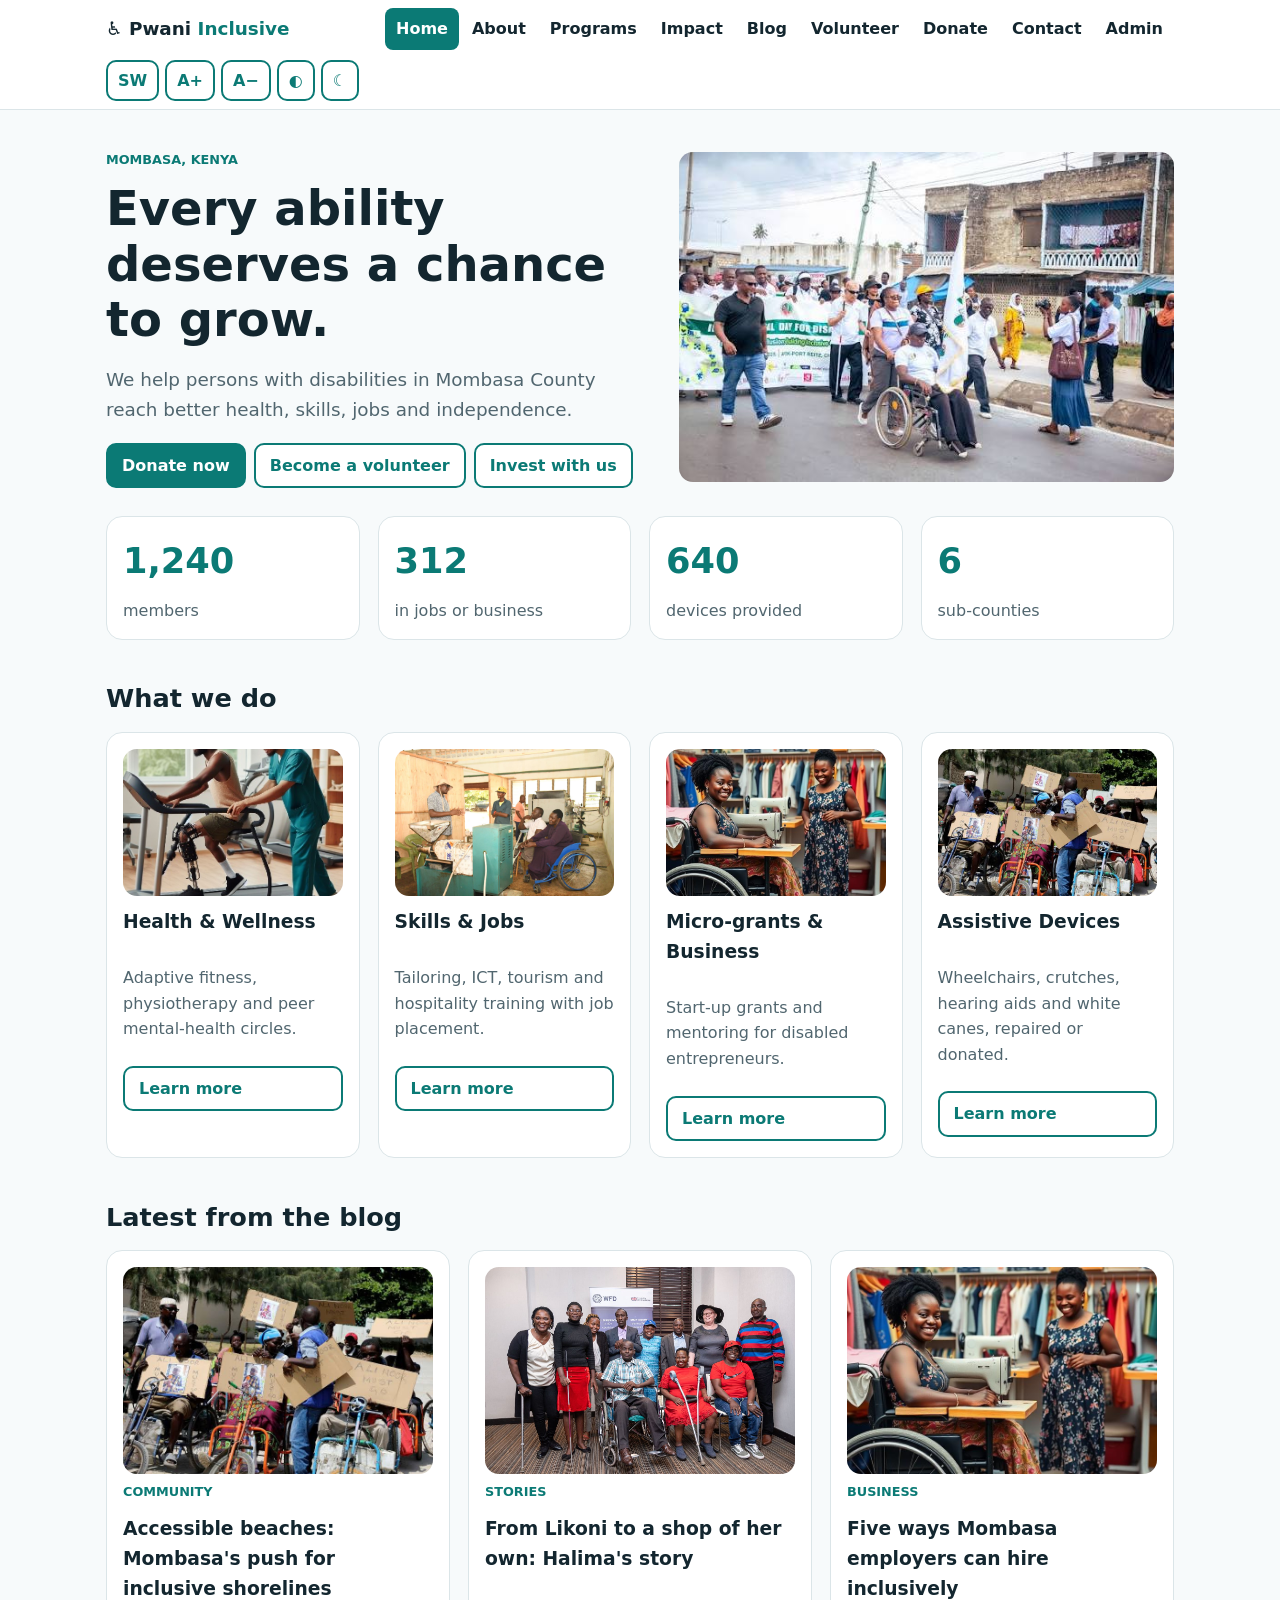
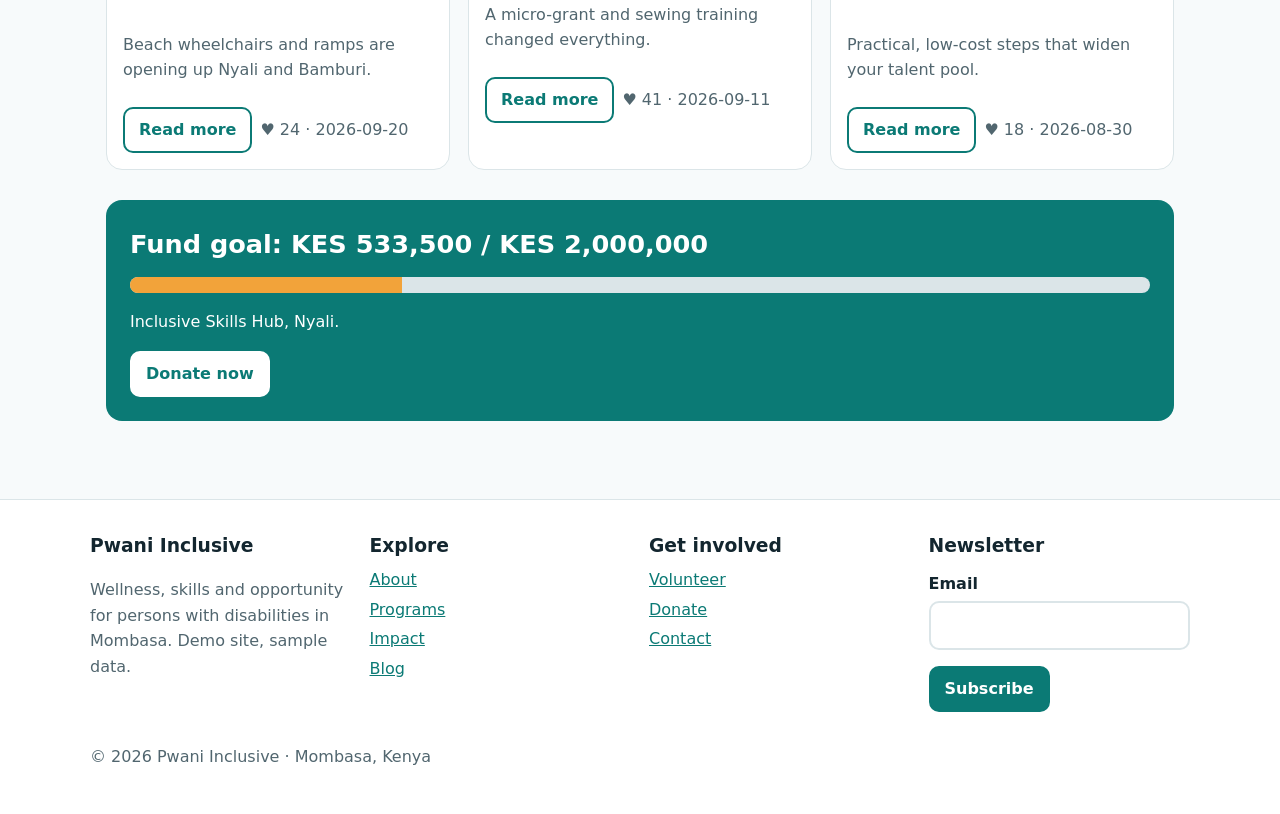
<file: index.html>
<!DOCTYPE html>
<html lang="en">
<head>
  <meta charset="utf-8">
  <meta name="viewport" content="width=device-width, initial-scale=1">
  <meta name="description" content="Pwani Inclusive helps persons with disabilities in Mombasa County reach better health, skills, jobs and independence.">
  <title>Home · Pwani Inclusive</title>
  <link rel="stylesheet" href="style.css">
</head>

<!-- data-page tells the JavaScript which page this is -->
<body data-page="index">

  <!-- Accessibility: keyboard users press Tab once to jump past the menu -->
  <a class="skip" href="#app" data-i18n>Skip to content</a>
  <noscript><p class="noscript">Please turn on JavaScript to use this site.</p></noscript>

  <!-- ============ HEADER: logo, menu, accessibility tools (same on every page) ============ -->
  <header>
    <div class="bar">
      <a class="logo" href="index.html"><span aria-hidden="true">♿</span> Pwani <b>Inclusive</b></a>

      <nav id="nav" aria-label="Main" data-i18n-aria="Main">
        <a href="index.html" class="on" aria-current="page" data-i18n>Home</a>
        <a href="about.html" data-i18n>About</a>
        <a href="programs.html" data-i18n>Programs</a>
        <a href="impact.html" data-i18n>Impact</a>
        <a href="blog.html" data-i18n>Blog</a>
        <a href="volunteer.html" data-i18n>Volunteer</a>
        <a href="donate.html" data-i18n>Donate</a>
        <a href="contact.html" data-i18n>Contact</a>
        <a href="admin.html" data-i18n>Admin</a>
      </nav>

      <!-- Each button names its job in data-action; app.js runs the matching function -->
      <div class="tools" role="toolbar" aria-label="Accessibility tools" data-i18n-aria="Accessibility tools">
        <button data-action="lang" aria-label="Switch language English Swahili" data-i18n-aria="Switch language English Swahili">SW</button>
<!-- 

        <button data-action="lang" aria-label="Switch language English Swahili" data-i18n-aria="Switch language English Swahili">SW</button>
        <button id="btn-read" data-action="read"><span aria-hidden="true">🔊</span> <span data-i18n>Read</span></button>
        <button data-action="voice" aria-pressed="false" data-i18n>Voice</button>
        <button data-action="guide"><span aria-hidden="true">❓</span> <span data-i18n>Guide</span></button>
-->
        <button data-action="bigger" aria-label="Bigger text" data-i18n-aria="Bigger text">A+</button>
        <button data-action="smaller" aria-label="Smaller text" data-i18n-aria="Smaller text">A−</button>
        <button data-action="contrast" aria-label="High contrast" data-i18n-aria="High contrast">◐</button>
        <button data-action="theme" aria-label="Dark mode" data-i18n-aria="Dark mode">☾</button>
        <button id="menu" data-action="menu" aria-label="Menu" data-i18n-aria="Menu" aria-expanded="false" aria-controls="nav">☰</button>
      </div>
    </div>
  </header>

  <!-- ============ MAIN: the part that changes on each page ============ -->
  <main id="app" tabindex="-1">
    <!-- 1. Hero: headline, three calls to action, photo -->
    <section class="hero">
      <div>
        <span class="tag">Mombasa, Kenya</span>
        <h1 data-i18n>Every ability deserves a chance to grow.</h1>
        <p class="lead" data-i18n>We help persons with disabilities in Mombasa County reach better health, skills, jobs and independence.</p>
        <div class="row">
          <a class="btn p" href="donate.html" data-i18n>Donate now</a>
          <a class="btn" href="volunteer.html" data-i18n>Become a volunteer</a>
          <a class="btn" href="impact.html" data-i18n>Invest with us</a>
        </div>
      </div>
      <!-- If images/hero.jpeg is missing, JavaScript swaps in a drawn picture (data-fallback) -->
      <img class="img" src="images/hero.jpeg" alt="Dhow boat at sunrise in Mombasa" data-fallback="Hero">
    </section>

    <!-- 2. Key numbers -->
    <section class="grid" aria-label="Key numbers">
      <div class="card"><div class="stat">1,240</div><div class="mut" data-i18n>members</div></div>
      <div class="card"><div class="stat">312</div><div class="mut" data-i18n>in jobs or business</div></div>
      <div class="card"><div class="stat">640</div><div class="mut" data-i18n>devices provided</div></div>
      <div class="card"><div class="stat">6</div><div class="mut" data-i18n>sub-counties</div></div>
    </section>

    <!-- 3. Programs -->
    <section>
      <h2 data-i18n>What we do</h2>
      <div class="grid">
        <div class="card">
          <img class="img" src="images/health.jpeg" alt="" loading="lazy" data-fallback="Health">
          <h3 data-i18n>Health &amp; Wellness</h3>
          <p class="mut" data-i18n>Adaptive fitness, physiotherapy and peer mental-health circles.</p>
          <a class="btn" href="programs.html" data-i18n>Learn more</a>
        </div>
        <div class="card">
          <img class="img" src="images/skills.jpeg" alt="" loading="lazy" data-fallback="Skills">
          <h3 data-i18n>Skills &amp; Jobs</h3>
          <p class="mut" data-i18n>Tailoring, ICT, tourism and hospitality training with job placement.</p>
          <a class="btn" href="programs.html" data-i18n>Learn more</a>
        </div>
        <div class="card">
          <img class="img" src="images/business.jpeg" alt="" loading="lazy" data-fallback="Business">
          <h3 data-i18n>Micro-grants &amp; Business</h3>
          <p class="mut" data-i18n>Start-up grants and mentoring for disabled entrepreneurs.</p>
          <a class="btn" href="programs.html" data-i18n>Learn more</a>
        </div>
        <div class="card">
          <img class="img" src="images/community.jpeg" alt="" loading="lazy" data-fallback="Community">
          <h3 data-i18n>Assistive Devices</h3>
          <p class="mut" data-i18n>Wheelchairs, crutches, hearing aids and white canes, repaired or donated.</p>
          <a class="btn" href="programs.html" data-i18n>Learn more</a>
        </div>
      </div>
    </section>

    <!-- 4. Latest blog posts: JavaScript fills this from the saved posts -->
    <section>
      <h2 data-i18n>Latest from the blog</h2>
      <div class="grid" id="latest-posts"></div>
    </section>

    <!-- 5. Fundraising progress: JavaScript sets the text and the bar width -->
    <section class="band">
      <h2 id="fund-title" data-i18n>Fund goal</h2>
      <div class="prog"><i></i></div>
      <p data-i18n>Inclusive Skills Hub, Nyali.</p>
      <a class="btn" href="donate.html" data-i18n>Donate now</a>
    </section>
  </main>

  <!-- ============ FOOTER (same on every page) ============ -->
  <footer>
    <div class="in">
      <div class="grid">
        <div>
          <h3>Pwani Inclusive</h3>
          <p class="mut" data-i18n>Wellness, skills and opportunity for persons with disabilities in Mombasa. Demo site, sample data.</p>
        </div>
        <div>
          <h3 data-i18n>Explore</h3>
          <a href="about.html" data-i18n>About</a>
          <a href="programs.html" data-i18n>Programs</a>
          <a href="impact.html" data-i18n>Impact</a>
          <a href="blog.html" data-i18n>Blog</a>
        </div>
        <div>
          <h3 data-i18n>Get involved</h3>
          <a href="volunteer.html" data-i18n>Volunteer</a>
          <a href="donate.html" data-i18n>Donate</a>
          <a href="contact.html" data-i18n>Contact</a>
        </div>
        <div>
          <h3 data-i18n>Newsletter</h3>
          <form id="sub-form">
            <label for="nl" data-i18n>Email</label>
            <input id="nl" type="email" required autocomplete="email">
            <p><button class="p" data-i18n>Subscribe</button></p>
          </form>
        </div>
      </div>
      <p class="mut">© 2026 Pwani Inclusive · Mombasa, Kenya</p>
    </div>
  </footer>

  <!-- Pop-up message (toast) and Guide box. Both are filled in by JavaScript -->
  <div id="toast" role="status" aria-live="polite"></div>
  <div id="guide" role="dialog" aria-label="Guide" data-i18n-aria="Guide" hidden></div>

  <!-- Scripts: order matters (see the notes at the top of app.js) -->
  <script src="js/data.js"></script>
  <script src="js/core.js"></script>
  <script src="js/access.js"></script>
  <script src="js/pages.js"></script>
  <script src="app.js"></script>
</body>
</html>
</file>
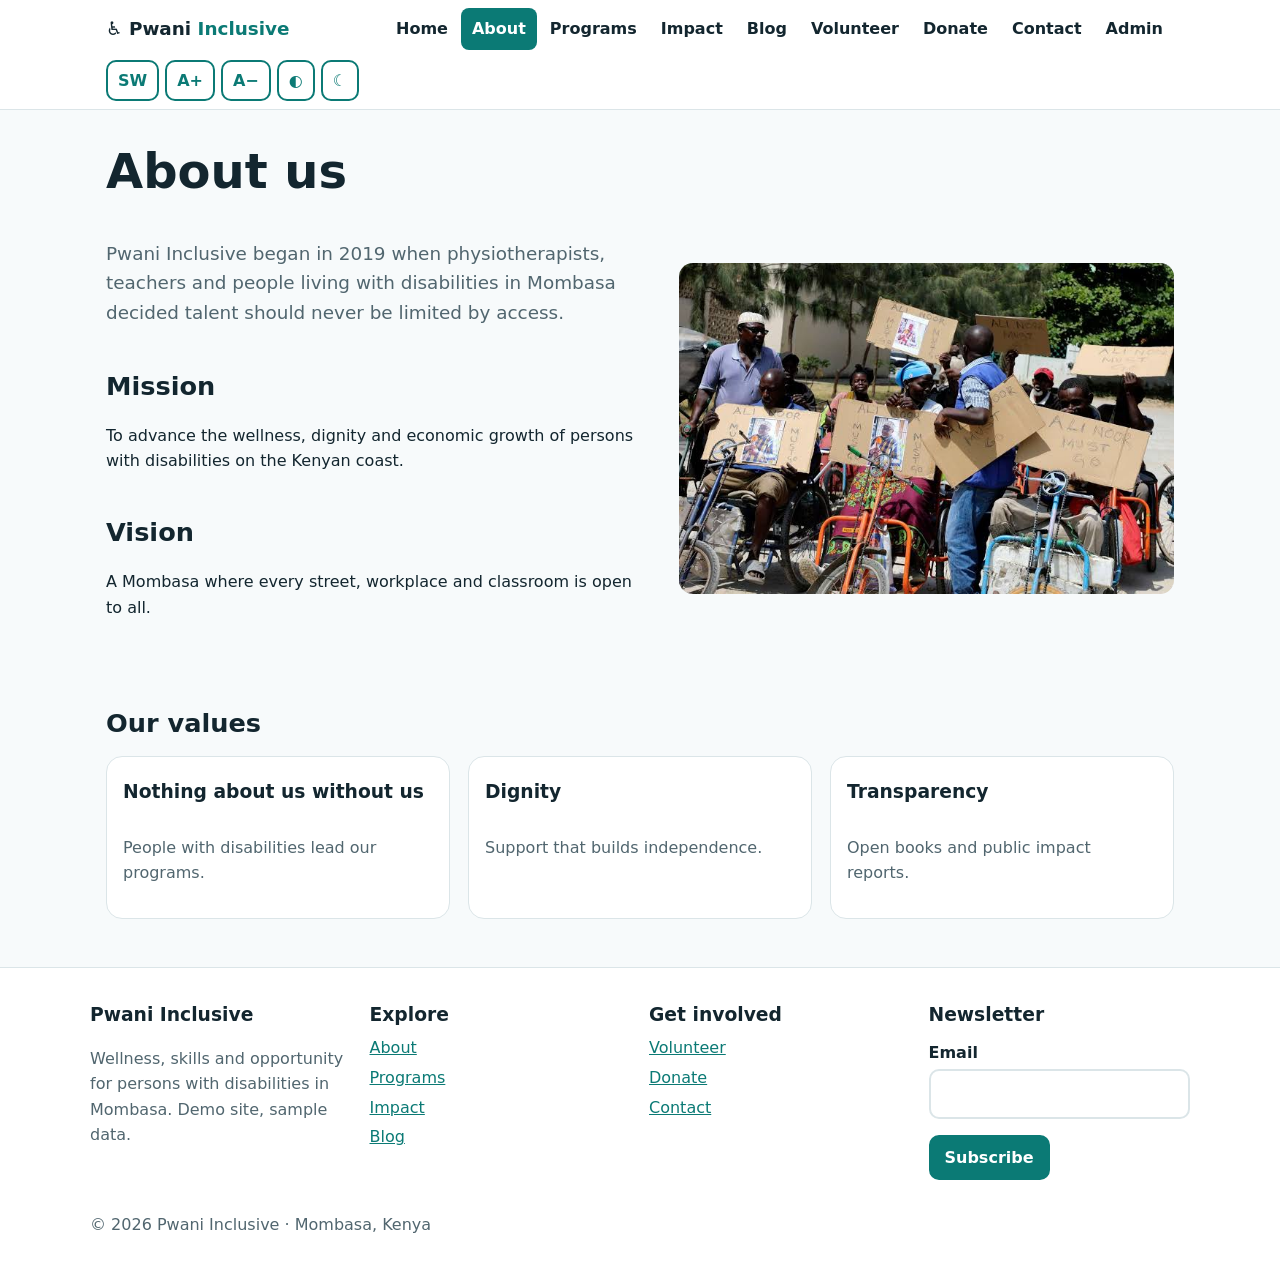
<file: about.html>
<!DOCTYPE html>
<html lang="en">
<head>
  <meta charset="utf-8">
  <meta name="viewport" content="width=device-width, initial-scale=1">
  <meta name="description" content="Pwani Inclusive began in 2019 in Mombasa. Read our mission, vision and values.">
  <title>About us · Pwani Inclusive</title>
  <link rel="stylesheet" href="style.css">
</head>

<!-- data-page tells the JavaScript which page this is -->
<body data-page="about">

  <!-- Accessibility: keyboard users press Tab once to jump past the menu -->
  <a class="skip" href="#app" data-i18n>Skip to content</a>
  <noscript><p class="noscript">Please turn on JavaScript to use this site.</p></noscript>

  <!-- ============ HEADER: logo, menu, accessibility tools (same on every page) ============ -->
  <header>
    <div class="bar">
      <a class="logo" href="index.html"><span aria-hidden="true">♿</span> Pwani <b>Inclusive</b></a>

      <nav id="nav" aria-label="Main" data-i18n-aria="Main">
        <a href="index.html" data-i18n>Home</a>
        <a href="about.html" class="on" aria-current="page" data-i18n>About</a>
        <a href="programs.html" data-i18n>Programs</a>
        <a href="impact.html" data-i18n>Impact</a>
        <a href="blog.html" data-i18n>Blog</a>
        <a href="volunteer.html" data-i18n>Volunteer</a>
        <a href="donate.html" data-i18n>Donate</a>
        <a href="contact.html" data-i18n>Contact</a>
        <a href="admin.html" data-i18n>Admin</a>
      </nav>

      <!-- Each button names its job in data-action; app.js runs the matching function -->
      <div class="tools" role="toolbar" aria-label="Accessibility tools" data-i18n-aria="Accessibility tools">
        <button data-action="lang" aria-label="Switch language English Swahili" data-i18n-aria="Switch language English Swahili">SW</button>
        <!--<button data-action="lang" aria-label="Switch language English Swahili" data-i18n-aria="Switch language English Swahili">SW</button>
        <button id="btn-read" data-action="read"><span aria-hidden="true">🔊</span> <span data-i18n>Read</span></button>
        <button data-action="voice" aria-pressed="false" data-i18n>Voice</button>
        <button data-action="guide"><span aria-hidden="true">❓</span> <span data-i18n>Guide</span></button>
      -->
        <button data-action="bigger" aria-label="Bigger text" data-i18n-aria="Bigger text">A+</button>
        <button data-action="smaller" aria-label="Smaller text" data-i18n-aria="Smaller text">A−</button>
        <button data-action="contrast" aria-label="High contrast" data-i18n-aria="High contrast">◐</button>
        <button data-action="theme" aria-label="Dark mode" data-i18n-aria="Dark mode">☾</button>
        <button id="menu" data-action="menu" aria-label="Menu" data-i18n-aria="Menu" aria-expanded="false" aria-controls="nav">☰</button>
      </div>
    </div>
  </header>

  <!-- ============ MAIN: the part that changes on each page ============ -->
  <main id="app" tabindex="-1">
    <h1 data-i18n>About us</h1>

    <section class="hero">
      <div>
        <p class="lead" data-i18n>Pwani Inclusive began in 2019 when physiotherapists, teachers and people living with disabilities in Mombasa decided talent should never be limited by access.</p>
        <h2 data-i18n>Mission</h2>
        <p data-i18n>To advance the wellness, dignity and economic growth of persons with disabilities on the Kenyan coast.</p>
        <h2 data-i18n>Vision</h2>
        <p data-i18n>A Mombasa where every street, workplace and classroom is open to all.</p>
      </div>
      <img class="img" src="images/community.jpeg" alt="Diverse community group" data-fallback="Community">
    </section>

    <section>
      <h2 data-i18n>Our values</h2>
      <div class="grid">
        <div class="card"><h3 data-i18n>Nothing about us without us</h3><p class="mut" data-i18n>People with disabilities lead our programs.</p></div>
        <div class="card"><h3 data-i18n>Dignity</h3><p class="mut" data-i18n>Support that builds independence.</p></div>
        <div class="card"><h3 data-i18n>Transparency</h3><p class="mut" data-i18n>Open books and public impact reports.</p></div>
      </div>
    </section>
  </main>

  <!-- ============ FOOTER (same on every page) ============ -->
  <footer>
    <div class="in">
      <div class="grid">
        <div>
          <h3>Pwani Inclusive</h3>
          <p class="mut" data-i18n>Wellness, skills and opportunity for persons with disabilities in Mombasa. Demo site, sample data.</p>
        </div>
        <div>
          <h3 data-i18n>Explore</h3>
          <a href="about.html" data-i18n>About</a>
          <a href="programs.html" data-i18n>Programs</a>
          <a href="impact.html" data-i18n>Impact</a>
          <a href="blog.html" data-i18n>Blog</a>
        </div>
        <div>
          <h3 data-i18n>Get involved</h3>
          <a href="volunteer.html" data-i18n>Volunteer</a>
          <a href="donate.html" data-i18n>Donate</a>
          <a href="contact.html" data-i18n>Contact</a>
        </div>
        <div>
          <h3 data-i18n>Newsletter</h3>
          <form id="sub-form">
            <label for="nl" data-i18n>Email</label>
            <input id="nl" type="email" required autocomplete="email">
            <p><button class="p" data-i18n>Subscribe</button></p>
          </form>
        </div>
      </div>
      <p class="mut">© 2026 Pwani Inclusive · Mombasa, Kenya</p>
    </div>
  </footer>

  <!-- Pop-up message (toast) and Guide box. Both are filled in by JavaScript -->
  <div id="toast" role="status" aria-live="polite"></div>
  <div id="guide" role="dialog" aria-label="Guide" data-i18n-aria="Guide" hidden></div>

  <!-- Scripts: order matters (see the notes at the top of app.js) -->
  <script src="js/data.js"></script>
  <script src="js/core.js"></script>
  <script src="js/access.js"></script>
  <script src="js/pages.js"></script>
  <script src="app.js"></script>
</body>
</html>
</file>
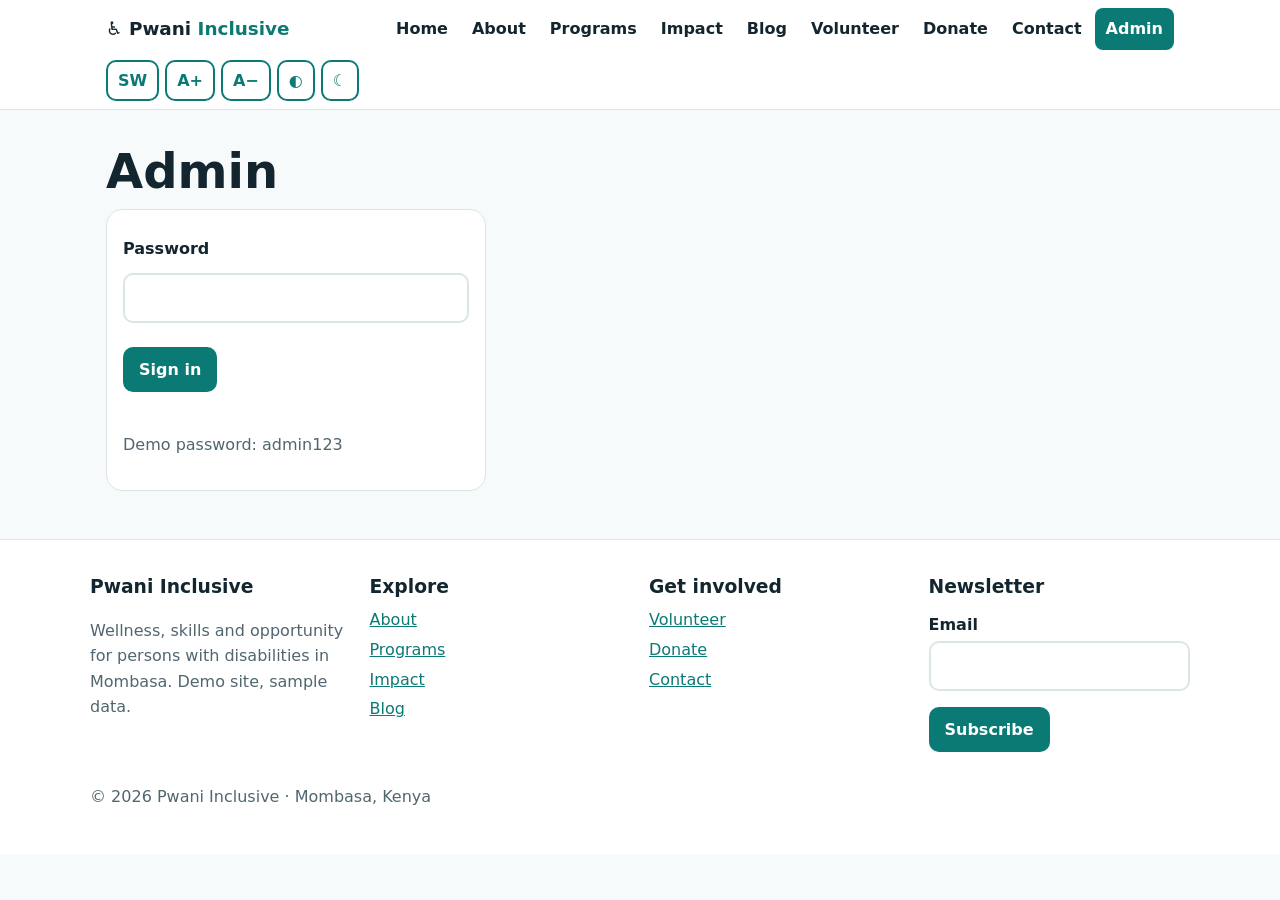
<file: admin.html>
<!DOCTYPE html>
<html lang="en">
<head>
  <meta charset="utf-8">
  <meta name="viewport" content="width=device-width, initial-scale=1">
  <meta name="description" content="Manage posts, volunteers, donations and messages (demo).">
  <title>Admin · Pwani Inclusive</title>
  <link rel="stylesheet" href="style.css">
</head>

<!-- data-page tells the JavaScript which page this is -->
<body data-page="admin">

  <!-- Accessibility: keyboard users press Tab once to jump past the menu -->
  <a class="skip" href="#app" data-i18n>Skip to content</a>
  <noscript><p class="noscript">Please turn on JavaScript to use this site.</p></noscript>

  <!-- ============ HEADER: logo, menu, accessibility tools (same on every page) ============ -->
  <header>
    <div class="bar">
      <a class="logo" href="index.html"><span aria-hidden="true">♿</span> Pwani <b>Inclusive</b></a>

      <nav id="nav" aria-label="Main" data-i18n-aria="Main">
        <a href="index.html" data-i18n>Home</a>
        <a href="about.html" data-i18n>About</a>
        <a href="programs.html" data-i18n>Programs</a>
        <a href="impact.html" data-i18n>Impact</a>
        <a href="blog.html" data-i18n>Blog</a>
        <a href="volunteer.html" data-i18n>Volunteer</a>
        <a href="donate.html" data-i18n>Donate</a>
        <a href="contact.html" data-i18n>Contact</a>
        <a href="admin.html" class="on" aria-current="page" data-i18n>Admin</a>
      </nav>

      <!-- Each button names its job in data-action; app.js runs the matching function -->
      <div class="tools" role="toolbar" aria-label="Accessibility tools" data-i18n-aria="Accessibility tools">
        <button data-action="lang" aria-label="Switch language English Swahili" data-i18n-aria="Switch language English Swahili">SW</button>
        <!--<button data-action="lang" aria-label="Switch language English Swahili" data-i18n-aria="Switch language English Swahili">SW</button>
        <button id="btn-read" data-action="read"><span aria-hidden="true">🔊</span> <span data-i18n>Read</span></button>
        <button data-action="voice" aria-pressed="false" data-i18n>Voice</button>
        <button data-action="guide"><span aria-hidden="true">❓</span> <span data-i18n>Guide</span></button>
      -->
        <button data-action="bigger" aria-label="Bigger text" data-i18n-aria="Bigger text">A+</button>
        <button data-action="smaller" aria-label="Smaller text" data-i18n-aria="Smaller text">A−</button>
        <button data-action="contrast" aria-label="High contrast" data-i18n-aria="High contrast">◐</button>
        <button data-action="theme" aria-label="Dark mode" data-i18n-aria="Dark mode">☾</button>
        <button id="menu" data-action="menu" aria-label="Menu" data-i18n-aria="Menu" aria-expanded="false" aria-controls="nav">☰</button>
      </div>
    </div>
  </header>

  <!-- ============ MAIN: the part that changes on each page ============ -->
  <main id="app" tabindex="-1">
    <h1 data-i18n>Admin</h1>

    <!-- A. Sign-in form (shown when logged out) -->
    <section id="admin-login">
      <form id="login-form" class="card narrow">
        <label for="pw" data-i18n>Password</label>
        <input id="pw" type="password" required autocomplete="current-password">
        <p><button class="p" data-i18n>Sign in</button></p>
        <p class="mut" data-i18n>Demo password: admin123</p>
      </form>
    </section>

    <!-- B. Dashboard (shown when logged in). Tabs show one panel at a time. -->
    <section id="admin-panel" hidden>
      <div class="row gap-b">
        <button data-action="tab" data-tab="overview" aria-pressed="false" data-i18n>Overview</button>
        <button data-action="tab" data-tab="posts" aria-pressed="false" data-i18n>Posts</button>
        <button data-action="tab" data-tab="volunteers" aria-pressed="false" data-i18n>Volunteers</button>
        <button data-action="tab" data-tab="donations" aria-pressed="false" data-i18n>Donations</button>
        <button data-action="tab" data-tab="messages" aria-pressed="false" data-i18n>Messages</button>
        <button data-action="tab" data-tab="settings" aria-pressed="false" data-i18n>Settings</button>
      </div>

      <div class="tabpanel" id="tab-overview">
        <div class="grid">
          <div class="card"><div class="stat" id="st-raised"></div><div class="mut" data-i18n>raised</div></div>
          <div class="card"><div class="stat" id="st-don"></div><div class="mut" data-i18n>donations</div></div>
          <div class="card"><div class="stat" id="st-vol"></div><div class="mut" data-i18n>volunteers</div></div>
          <div class="card"><div class="stat" id="st-posts"></div><div class="mut" data-i18n>posts</div></div>
          <div class="card"><div class="stat" id="st-msg"></div><div class="mut" data-i18n>messages</div></div>
          <div class="card"><div class="stat" id="st-sub"></div><div class="mut" data-i18n>subscribers</div></div>
        </div>
      </div>

      <div class="tabpanel" id="tab-posts" hidden>
        <form id="post-form" class="card">
          <label for="pt" data-i18n>Title</label>
          <input id="pt" type="text" required>
          <label for="pc" data-i18n>Category</label>
          <select id="pc">
          <option value="Health" data-i18n>Health</option>
          <option value="Skills" data-i18n>Skills</option>
          <option value="Stories" data-i18n>Stories</option>
          <option value="Business" data-i18n>Business</option>
          <option value="Community" data-i18n>Community</option>
          <option value="Culture" data-i18n>Culture</option>
          </select>
          <label for="px" data-i18n>Summary</label>
          <input id="px" type="text" required>
          <label for="pb" data-i18n>Body</label>
          <textarea id="pb" rows="4" required></textarea>
          <p><button class="p" data-i18n>Publish</button></p>
        </form>
        <div class="card tw mt"><table><tbody id="admin-posts"></tbody></table></div>
      </div>

      <div class="tabpanel" id="tab-volunteers" hidden>
        <div class="card tw">
          <table>
            <thead><tr><th data-i18n>Name</th><th data-i18n>Role</th><th data-i18n>Sub-county</th><th data-i18n>Status</th><th></th></tr></thead>
            <tbody id="admin-vols"></tbody>
          </table>
        </div>
      </div>

      <div class="tabpanel" id="tab-donations" hidden>
        <div class="card tw"><table><tbody id="admin-dons"></tbody></table></div>
      </div>

      <div class="tabpanel" id="tab-messages" hidden>
        <div id="admin-msgs" class="stack"></div>
      </div>

      <div class="tabpanel" id="tab-settings" hidden>
        <div class="card">
          <p><span data-i18n>Subscribers</span>: <span id="admin-subs"></span></p>
          <div class="row">
            <button class="d" data-action="reset" data-i18n>Reset demo data</button>
            <button data-action="logout" data-i18n>Log out</button>
          </div>
        </div>
      </div>
    </section>
  </main>

  <!-- ============ FOOTER (same on every page) ============ -->
  <footer>
    <div class="in">
      <div class="grid">
        <div>
          <h3>Pwani Inclusive</h3>
          <p class="mut" data-i18n>Wellness, skills and opportunity for persons with disabilities in Mombasa. Demo site, sample data.</p>
        </div>
        <div>
          <h3 data-i18n>Explore</h3>
          <a href="about.html" data-i18n>About</a>
          <a href="programs.html" data-i18n>Programs</a>
          <a href="impact.html" data-i18n>Impact</a>
          <a href="blog.html" data-i18n>Blog</a>
        </div>
        <div>
          <h3 data-i18n>Get involved</h3>
          <a href="volunteer.html" data-i18n>Volunteer</a>
          <a href="donate.html" data-i18n>Donate</a>
          <a href="contact.html" data-i18n>Contact</a>
        </div>
        <div>
          <h3 data-i18n>Newsletter</h3>
          <form id="sub-form">
            <label for="nl" data-i18n>Email</label>
            <input id="nl" type="email" required autocomplete="email">
            <p><button class="p" data-i18n>Subscribe</button></p>
          </form>
        </div>
      </div>
      <p class="mut">© 2026 Pwani Inclusive · Mombasa, Kenya</p>
    </div>
  </footer>

  <!-- Pop-up message (toast) and Guide box. Both are filled in by JavaScript -->
  <div id="toast" role="status" aria-live="polite"></div>
  <div id="guide" role="dialog" aria-label="Guide" data-i18n-aria="Guide" hidden></div>

  <!-- Scripts: order matters (see the notes at the top of app.js) -->
  <script src="js/data.js"></script>
  <script src="js/core.js"></script>
  <script src="js/access.js"></script>
  <script src="js/pages.js"></script>
  <script src="app.js"></script>
</body>
</html>
</file>
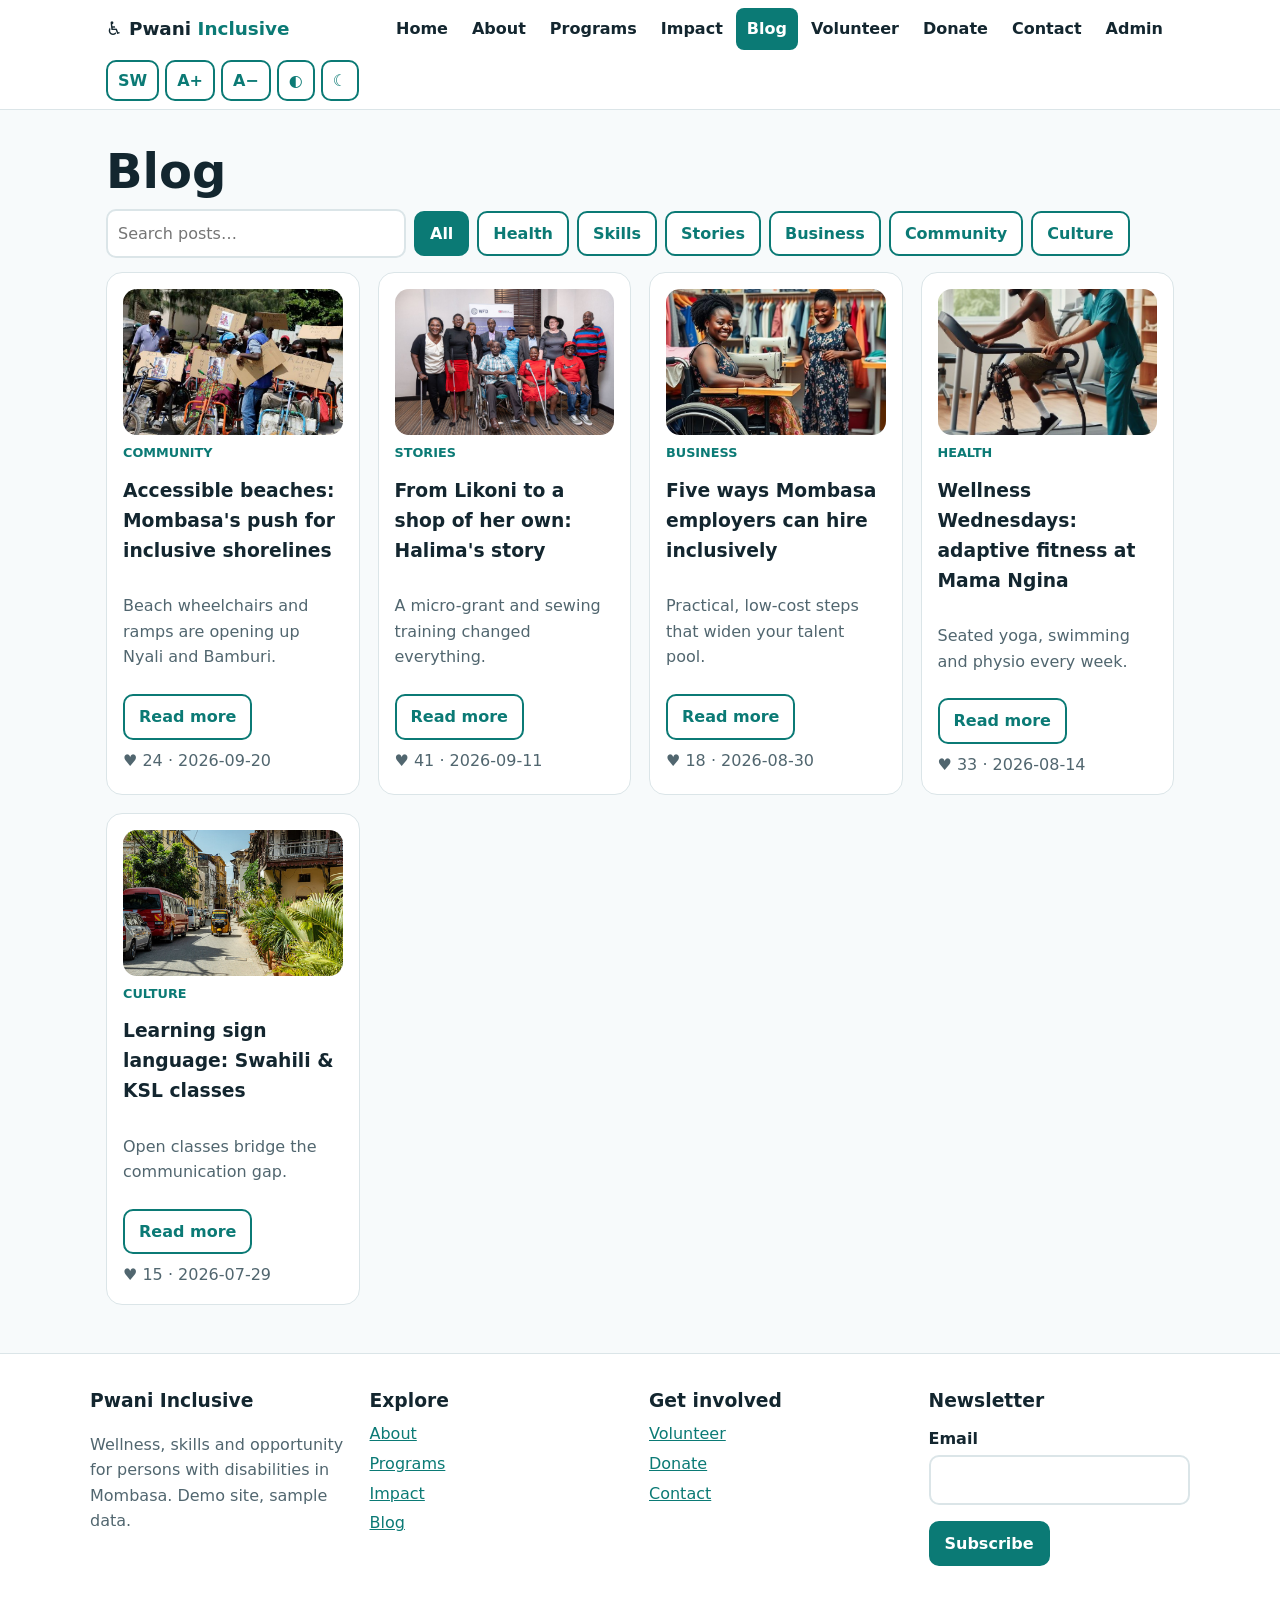
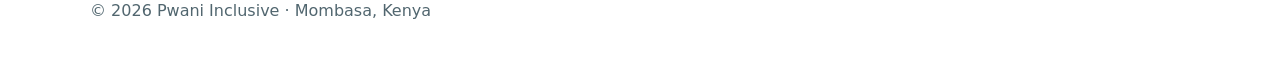
<file: blog.html>
<!DOCTYPE html>
<html lang="en">
<head>
  <meta charset="utf-8">
  <meta name="viewport" content="width=device-width, initial-scale=1">
  <meta name="description" content="Stories and news from Pwani Inclusive: health, skills, business, community and culture.">
  <title>Blog · Pwani Inclusive</title>
  <link rel="stylesheet" href="style.css">
</head>

<!-- data-page tells the JavaScript which page this is -->
<body data-page="blog">

  <!-- Accessibility: keyboard users press Tab once to jump past the menu -->
  <a class="skip" href="#app" data-i18n>Skip to content</a>
  <noscript><p class="noscript">Please turn on JavaScript to use this site.</p></noscript>

  <!-- ============ HEADER: logo, menu, accessibility tools (same on every page) ============ -->
  <header>
    <div class="bar">
      <a class="logo" href="index.html"><span aria-hidden="true">♿</span> Pwani <b>Inclusive</b></a>

      <nav id="nav" aria-label="Main" data-i18n-aria="Main">
        <a href="index.html" data-i18n>Home</a>
        <a href="about.html" data-i18n>About</a>
        <a href="programs.html" data-i18n>Programs</a>
        <a href="impact.html" data-i18n>Impact</a>
        <a href="blog.html" class="on" aria-current="page" data-i18n>Blog</a>
        <a href="volunteer.html" data-i18n>Volunteer</a>
        <a href="donate.html" data-i18n>Donate</a>
        <a href="contact.html" data-i18n>Contact</a>
        <a href="admin.html" data-i18n>Admin</a>
      </nav>

      <!-- Each button names its job in data-action; app.js runs the matching function -->
      <div class="tools" role="toolbar" aria-label="Accessibility tools" data-i18n-aria="Accessibility tools">
        <button aria-hidden="true" data-action="lang" aria-label="Switch language English Swahili" data-i18n-aria="Switch language English Swahili">SW</button>
        <button data-action="bigger" aria-label="Bigger text" data-i18n-aria="Bigger text">A+</button>
        <button data-action="smaller" aria-label="Smaller text" data-i18n-aria="Smaller text">A−</button>
        <button data-action="contrast" aria-label="High contrast" data-i18n-aria="High contrast">◐</button>
        <button data-action="theme" aria-label="Dark mode" data-i18n-aria="Dark mode">☾</button>
        <button id="menu" data-action="menu" aria-label="Menu" data-i18n-aria="Menu" aria-expanded="false" aria-controls="nav">☰</button>
      </div>
    </div>
  </header>

  <!-- ============ MAIN: the part that changes on each page ============ -->
  <main id="app" tabindex="-1">
    <h1 data-i18n>Blog</h1>

    <!-- Search box and category buttons. They filter the list below (see PAGES.blog in js/pages.js) -->
    <div class="row">
      <input id="blog-search" type="search" style="max-width:300px" placeholder="Search posts…" aria-label="Search posts…"
             data-i18n-ph="Search posts…" data-i18n-aria="Search posts…">
        <button data-action="cat" data-cat="All" aria-pressed="true" class="on" data-i18n>All</button>
        <button data-action="cat" data-cat="Health" aria-pressed="false" data-i18n>Health</button>
        <button data-action="cat" data-cat="Skills" aria-pressed="false" data-i18n>Skills</button>
        <button data-action="cat" data-cat="Stories" aria-pressed="false" data-i18n>Stories</button>
        <button data-action="cat" data-cat="Business" aria-pressed="false" data-i18n>Business</button>
        <button data-action="cat" data-cat="Community" aria-pressed="false" data-i18n>Community</button>
        <button data-action="cat" data-cat="Culture" aria-pressed="false" data-i18n>Culture</button>
    </div>

    <div id="blog-list" class="grid mt" aria-live="polite"></div>
  </main>

  <!-- ============ FOOTER (same on every page) ============ -->
  <footer>
    <div class="in">
      <div class="grid">
        <div>
          <h3>Pwani Inclusive</h3>
          <p class="mut" data-i18n>Wellness, skills and opportunity for persons with disabilities in Mombasa. Demo site, sample data.</p>
        </div>
        <div>
          <h3 data-i18n>Explore</h3>
          <a href="about.html" data-i18n>About</a>
          <a href="programs.html" data-i18n>Programs</a>
          <a href="impact.html" data-i18n>Impact</a>
          <a href="blog.html" data-i18n>Blog</a>
        </div>
        <div>
          <h3 data-i18n>Get involved</h3>
          <a href="volunteer.html" data-i18n>Volunteer</a>
          <a href="donate.html" data-i18n>Donate</a>
          <a href="contact.html" data-i18n>Contact</a>
        </div>
        <div>
          <h3 data-i18n>Newsletter</h3>
          <form id="sub-form">
            <label for="nl" data-i18n>Email</label>
            <input id="nl" type="email" required autocomplete="email">
            <p><button class="p" data-i18n>Subscribe</button></p>
          </form>
        </div>
      </div>
      <p class="mut">© 2026 Pwani Inclusive · Mombasa, Kenya</p>
    </div>
  </footer>

  <!-- Pop-up message (toast) and Guide box. Both are filled in by JavaScript -->
  <div id="toast" role="status" aria-live="polite"></div>
  <div id="guide" role="dialog" aria-label="Guide" data-i18n-aria="Guide" hidden></div>

  <!-- Scripts: order matters (see the notes at the top of app.js) -->
  <script src="js/data.js"></script>
  <script src="js/core.js"></script>
  <script src="js/access.js"></script>
  <script src="js/pages.js"></script>
  <script src="app.js"></script>
</body>
</html>
</file>
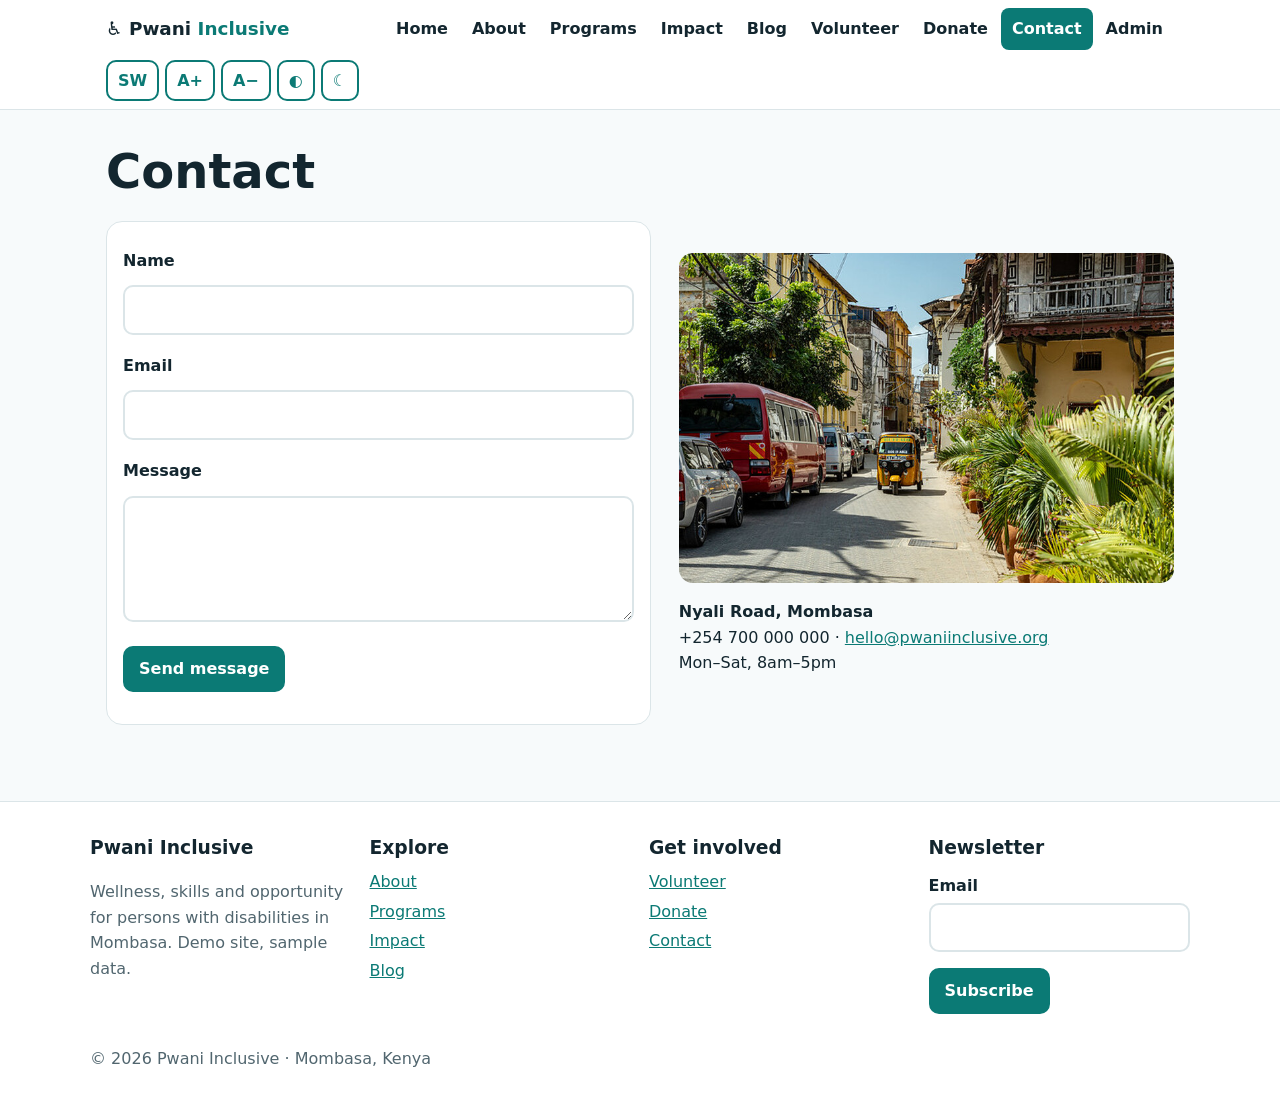
<file: contact.html>
<!DOCTYPE html>
<html lang="en">
<head>
  <meta charset="utf-8">
  <meta name="viewport" content="width=device-width, initial-scale=1">
  <meta name="description" content="Contact Pwani Inclusive in Nyali, Mombasa.">
  <title>Contact · Pwani Inclusive</title>
  <link rel="stylesheet" href="style.css">
</head>

<!-- data-page tells the JavaScript which page this is -->
<body data-page="contact">

  <!-- Accessibility: keyboard users press Tab once to jump past the menu -->
  <a class="skip" href="#app" data-i18n>Skip to content</a>
  <noscript><p class="noscript">Please turn on JavaScript to use this site.</p></noscript>

  <!-- ============ HEADER: logo, menu, accessibility tools (same on every page) ============ -->
  <header>
    <div class="bar">
      <a class="logo" href="index.html"><span aria-hidden="true">♿</span> Pwani <b>Inclusive</b></a>

      <nav id="nav" aria-label="Main" data-i18n-aria="Main">
        <a href="index.html" data-i18n>Home</a>
        <a href="about.html" data-i18n>About</a>
        <a href="programs.html" data-i18n>Programs</a>
        <a href="impact.html" data-i18n>Impact</a>
        <a href="blog.html" data-i18n>Blog</a>
        <a href="volunteer.html" data-i18n>Volunteer</a>
        <a href="donate.html" data-i18n>Donate</a>
        <a href="contact.html" class="on" aria-current="page" data-i18n>Contact</a>
        <a href="admin.html" data-i18n>Admin</a>
      </nav>

      <!-- Each button names its job in data-action; app.js runs the matching function -->
      <div class="tools" role="toolbar" aria-label="Accessibility tools" data-i18n-aria="Accessibility tools">
        <button data-action="lang" aria-label="Switch language English Swahili" data-i18n-aria="Switch language English Swahili">SW</button>
        <!--<button data-action="lang" aria-label="Switch language English Swahili" data-i18n-aria="Switch language English Swahili">SW</button>
        <button id="btn-read" data-action="read"><span aria-hidden="true">🔊</span> <span data-i18n>Read</span></button>
        <button data-action="voice" aria-pressed="false" data-i18n>Voice</button>
        <button data-action="guide"><span aria-hidden="true">❓</span> <span data-i18n>Guide</span></button>
      -->        <button data-action="bigger" aria-label="Bigger text" data-i18n-aria="Bigger text">A+</button>
        <button data-action="smaller" aria-label="Smaller text" data-i18n-aria="Smaller text">A−</button>
        <button data-action="contrast" aria-label="High contrast" data-i18n-aria="High contrast">◐</button>
        <button data-action="theme" aria-label="Dark mode" data-i18n-aria="Dark mode">☾</button>
        <button id="menu" data-action="menu" aria-label="Menu" data-i18n-aria="Menu" aria-expanded="false" aria-controls="nav">☰</button>
      </div>
    </div>
  </header>

  <!-- ============ MAIN: the part that changes on each page ============ -->
  <main id="app" tabindex="-1">
    <h1 data-i18n>Contact</h1>

    <section class="hero">
      <form id="msg-form" class="card">
        <label for="cn" data-i18n>Name</label>
        <input id="cn" type="text" required autocomplete="name">

        <label for="ce" data-i18n>Email</label>
        <input id="ce" type="email" required autocomplete="email">

        <!-- If you arrive from Programs or Impact, this box is pre-filled (see PAGES.contact) -->
        <label for="cm" data-i18n>Message</label>
        <textarea id="cm" rows="4" required></textarea>

        <p><button class="p" data-i18n>Send message</button></p>
      </form>

      <div>
        <img class="img" src="images/culture.jpeg" alt="Mombasa coast" data-fallback="Culture">
        <p>
          <b>Nyali Road, Mombasa</b><br>
          +254 700 000 000 · <a href="mailto:hello@pwaniinclusive.org">hello@pwaniinclusive.org</a><br>
          <span data-i18n>Mon–Sat, 8am–5pm</span>
        </p>
      </div>
    </section>
  </main>

  <!-- ============ FOOTER (same on every page) ============ -->
  <footer>
    <div class="in">
      <div class="grid">
        <div>
          <h3>Pwani Inclusive</h3>
          <p class="mut" data-i18n>Wellness, skills and opportunity for persons with disabilities in Mombasa. Demo site, sample data.</p>
        </div>
        <div>
          <h3 data-i18n>Explore</h3>
          <a href="about.html" data-i18n>About</a>
          <a href="programs.html" data-i18n>Programs</a>
          <a href="impact.html" data-i18n>Impact</a>
          <a href="blog.html" data-i18n>Blog</a>
        </div>
        <div>
          <h3 data-i18n>Get involved</h3>
          <a href="volunteer.html" data-i18n>Volunteer</a>
          <a href="donate.html" data-i18n>Donate</a>
          <a href="contact.html" data-i18n>Contact</a>
        </div>
        <div>
          <h3 data-i18n>Newsletter</h3>
          <form id="sub-form">
            <label for="nl" data-i18n>Email</label>
            <input id="nl" type="email" required autocomplete="email">
            <p><button class="p" data-i18n>Subscribe</button></p>
          </form>
        </div>
      </div>
      <p class="mut">© 2026 Pwani Inclusive · Mombasa, Kenya</p>
    </div>
  </footer>

  <!-- Pop-up message (toast) and Guide box. Both are filled in by JavaScript -->
  <div id="toast" role="status" aria-live="polite"></div>
  <div id="guide" role="dialog" aria-label="Guide" data-i18n-aria="Guide" hidden></div>

  <!-- Scripts: order matters (see the notes at the top of app.js) -->
  <script src="js/data.js"></script>
  <script src="js/core.js"></script>
  <script src="js/access.js"></script>
  <script src="js/pages.js"></script>
  <script src="app.js"></script>
</body>
</html>
</file>
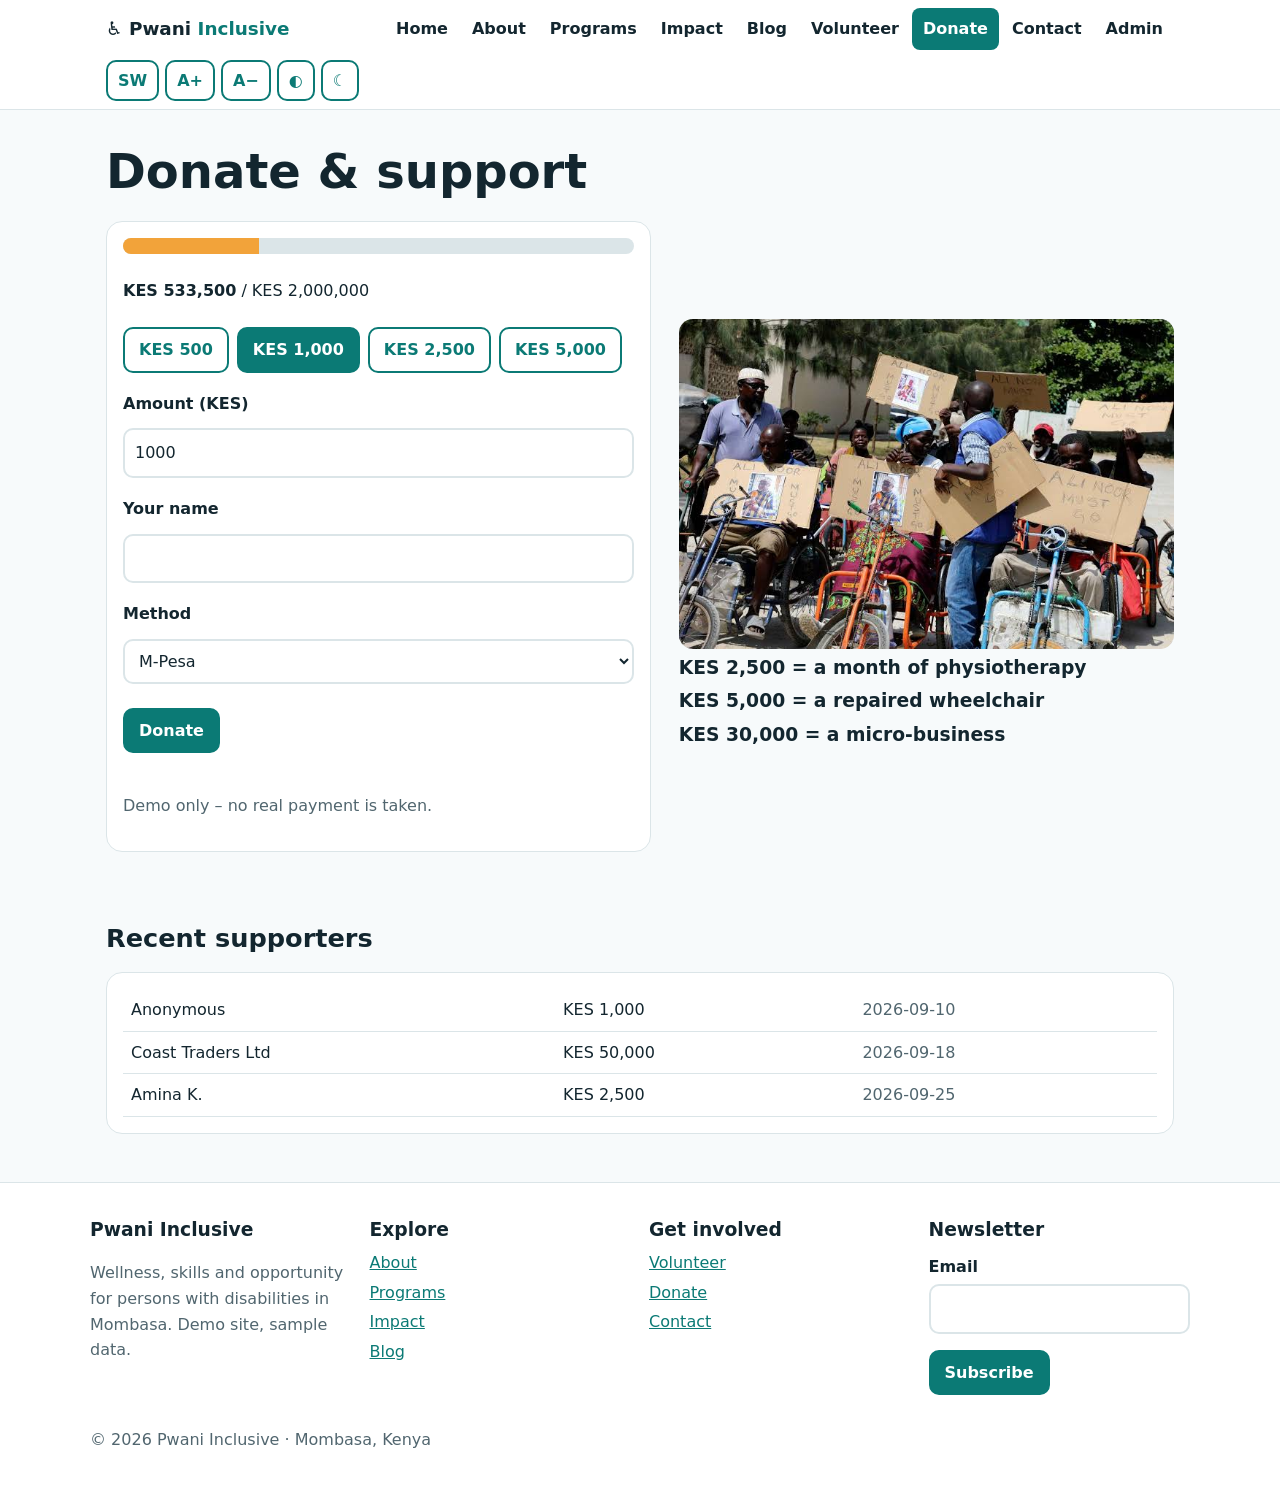
<file: donate.html>
<!DOCTYPE html>
<html lang="en">
<head>
  <meta charset="utf-8">
  <meta name="viewport" content="width=device-width, initial-scale=1">
  <meta name="description" content="Donate to Pwani Inclusive and see what your gift can do. Demo site - no real payment is taken.">
  <title>Donate &amp; support · Pwani Inclusive</title>
  <link rel="stylesheet" href="style.css">
</head>

<!-- data-page tells the JavaScript which page this is -->
<body data-page="donate">

  <!-- Accessibility: keyboard users press Tab once to jump past the menu -->
  <a class="skip" href="#app" data-i18n>Skip to content</a>
  <noscript><p class="noscript">Please turn on JavaScript to use this site.</p></noscript>

  <!-- ============ HEADER: logo, menu, accessibility tools (same on every page) ============ -->
  <header>
    <div class="bar">
      <a class="logo" href="index.html"><span aria-hidden="true">♿</span> Pwani <b>Inclusive</b></a>

      <nav id="nav" aria-label="Main" data-i18n-aria="Main">
        <a href="index.html" data-i18n>Home</a>
        <a href="about.html" data-i18n>About</a>
        <a href="programs.html" data-i18n>Programs</a>
        <a href="impact.html" data-i18n>Impact</a>
        <a href="blog.html" data-i18n>Blog</a>
        <a href="volunteer.html" data-i18n>Volunteer</a>
        <a href="donate.html" class="on" aria-current="page" data-i18n>Donate</a>
        <a href="contact.html" data-i18n>Contact</a>
        <a href="admin.html" data-i18n>Admin</a>
      </nav>

      <!-- Each button names its job in data-action; app.js runs the matching function -->
      <div class="tools" role="toolbar" aria-label="Accessibility tools" data-i18n-aria="Accessibility tools">
        <button data-action="lang" aria-label="Switch language English Swahili" data-i18n-aria="Switch language English Swahili">SW</button>  
        <!--<button data-action="lang" aria-label="Switch language English Swahili" data-i18n-aria="Switch language English Swahili">SW</button>
        <button id="btn-read" data-action="read"><span aria-hidden="true">🔊</span> <span data-i18n>Read</span></button>
        <button data-action="voice" aria-pressed="false" data-i18n>Voice</button>
        <button data-action="guide"><span aria-hidden="true">❓</span> <span data-i18n>Guide</span></button>
      -->        <button data-action="bigger" aria-label="Bigger text" data-i18n-aria="Bigger text">A+</button>
        <button data-action="smaller" aria-label="Smaller text" data-i18n-aria="Smaller text">A−</button>
        <button data-action="contrast" aria-label="High contrast" data-i18n-aria="High contrast">◐</button>
        <button data-action="theme" aria-label="Dark mode" data-i18n-aria="Dark mode">☾</button>
        <button id="menu" data-action="menu" aria-label="Menu" data-i18n-aria="Menu" aria-expanded="false" aria-controls="nav">☰</button>
      </div>
    </div>
  </header>

  <!-- ============ MAIN: the part that changes on each page ============ -->
  <main id="app" tabindex="-1">
    <h1 data-i18n>Donate &amp; support</h1>

    <section class="hero">
      <form id="don-form" class="card">
        <div class="prog"><i></i></div>
        <p id="fund-text"></p>

        <!-- Quick amount buttons put a number in the Amount box -->
        <div class="row">
          <button type="button" data-action="amount" data-amount="500">KES 500</button>
          <button type="button" data-action="amount" data-amount="1000" class="on">KES 1,000</button>
          <button type="button" data-action="amount" data-amount="2500">KES 2,500</button>
          <button type="button" data-action="amount" data-amount="5000">KES 5,000</button>
        </div>

        <label for="da" data-i18n>Amount (KES)</label>
        <input id="da" type="number" min="100" required value="1000">

        <label for="dn" data-i18n>Your name</label>
        <input id="dn" type="text" required autocomplete="name">

        <label for="dm" data-i18n>Method</label>
        <select id="dm">
          <option>M-Pesa</option>
          <option value="Card" data-i18n>Card</option>
          <option value="Bank transfer" data-i18n>Bank transfer</option>
        </select>

        <p><button class="p" data-i18n>Donate</button></p>
        <p class="mut" data-i18n>Demo only – no real payment is taken.</p>
      </form>

      <div>
        <img class="img" src="images/community.jpeg" alt="Community support" data-fallback="Community">
        <h3 data-i18n>KES 2,500 = a month of physiotherapy</h3>
        <h3 data-i18n>KES 5,000 = a repaired wheelchair</h3>
        <h3 data-i18n>KES 30,000 = a micro-business</h3>
      </div>
    </section>

    <h2 data-i18n>Recent supporters</h2>
    <div class="card tw"><table><tbody id="supporters"></tbody></table></div>
  </main>

  <!-- ============ FOOTER (same on every page) ============ -->
  <footer>
    <div class="in">
      <div class="grid">
        <div>
          <h3>Pwani Inclusive</h3>
          <p class="mut" data-i18n>Wellness, skills and opportunity for persons with disabilities in Mombasa. Demo site, sample data.</p>
        </div>
        <div>
          <h3 data-i18n>Explore</h3>
          <a href="about.html" data-i18n>About</a>
          <a href="programs.html" data-i18n>Programs</a>
          <a href="impact.html" data-i18n>Impact</a>
          <a href="blog.html" data-i18n>Blog</a>
        </div>
        <div>
          <h3 data-i18n>Get involved</h3>
          <a href="volunteer.html" data-i18n>Volunteer</a>
          <a href="donate.html" data-i18n>Donate</a>
          <a href="contact.html" data-i18n>Contact</a>
        </div>
        <div>
          <h3 data-i18n>Newsletter</h3>
          <form id="sub-form">
            <label for="nl" data-i18n>Email</label>
            <input id="nl" type="email" required autocomplete="email">
            <p><button class="p" data-i18n>Subscribe</button></p>
          </form>
        </div>
      </div>
      <p class="mut">© 2026 Pwani Inclusive · Mombasa, Kenya</p>
    </div>
  </footer>

  <!-- Pop-up message (toast) and Guide box. Both are filled in by JavaScript -->
  <div id="toast" role="status" aria-live="polite"></div>
  <div id="guide" role="dialog" aria-label="Guide" data-i18n-aria="Guide" hidden></div>

  <!-- Scripts: order matters (see the notes at the top of app.js) -->
  <script src="js/data.js"></script>
  <script src="js/core.js"></script>
  <script src="js/access.js"></script>
  <script src="js/pages.js"></script>
  <script src="app.js"></script>
</body>
</html>
</file>
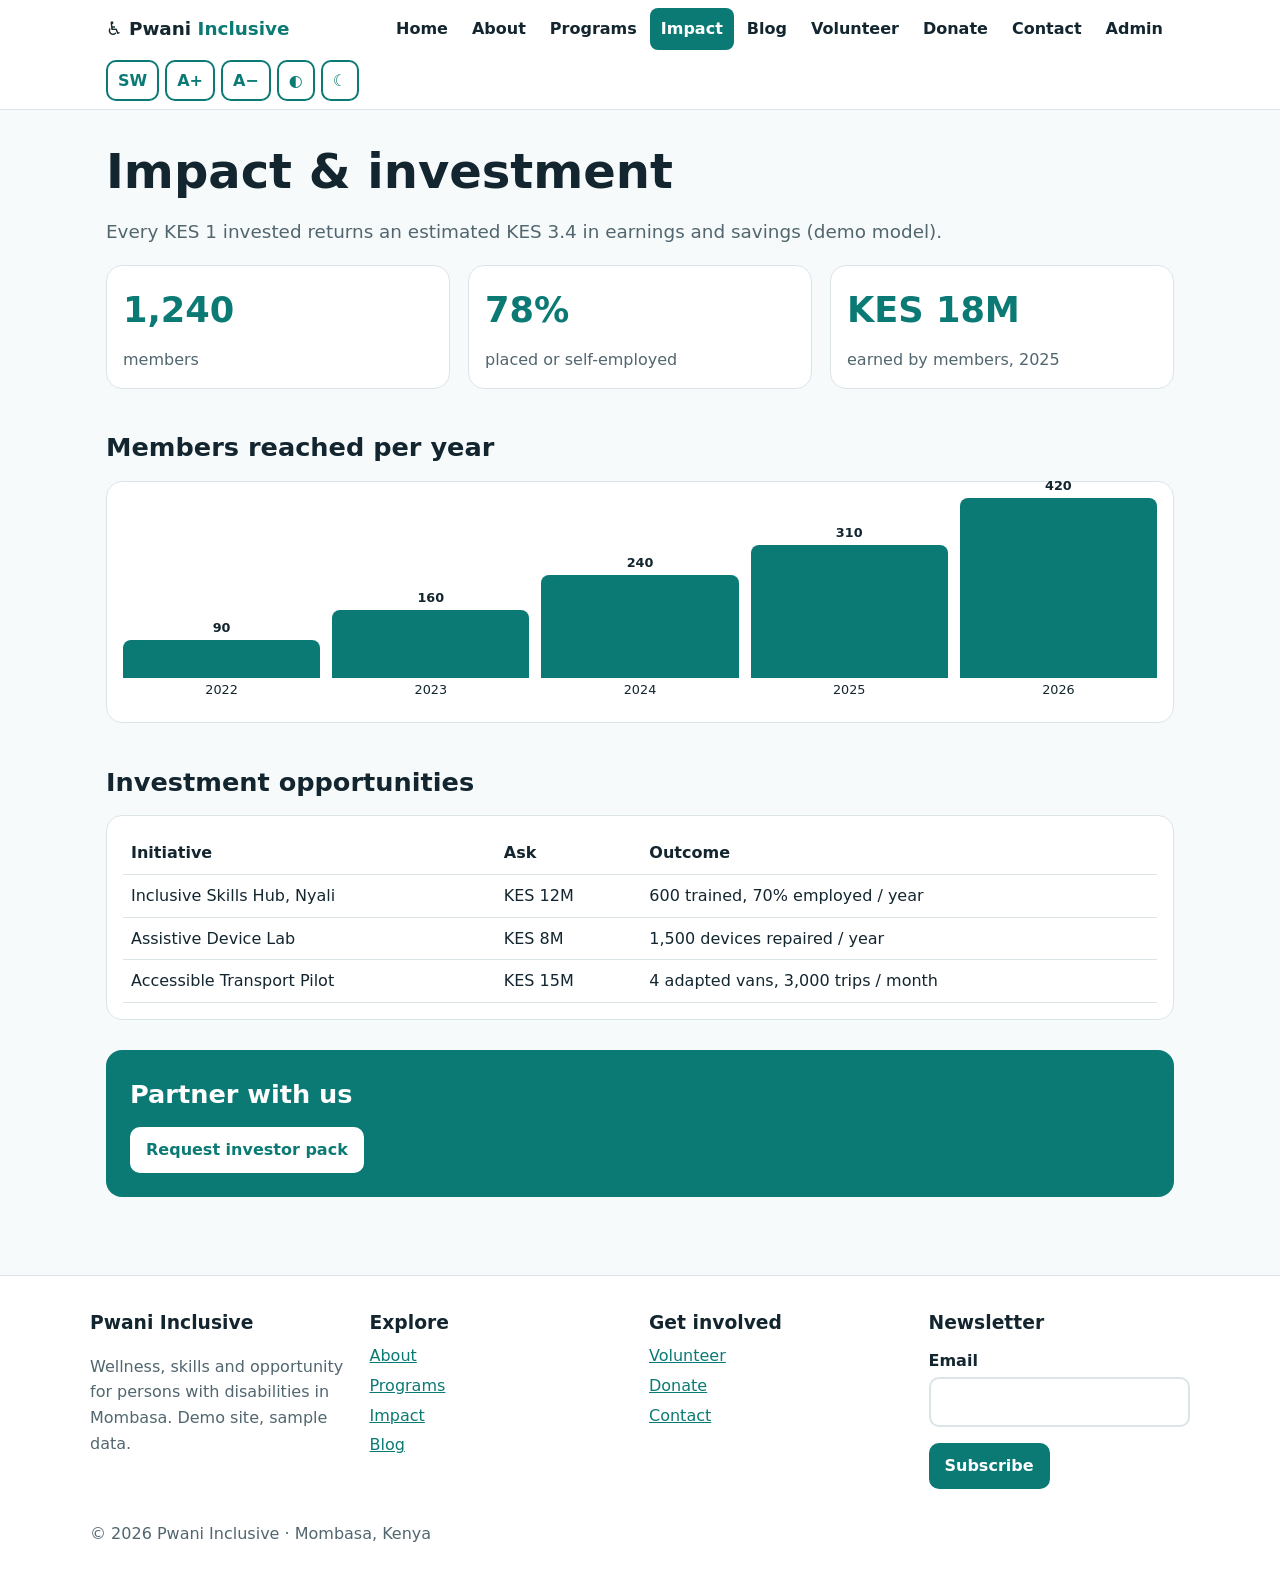
<file: impact.html>
<!DOCTYPE html>
<html lang="en">
<head>
  <meta charset="utf-8">
  <meta name="viewport" content="width=device-width, initial-scale=1">
  <meta name="description" content="Our results and investment opportunities: skills hub, device lab and accessible transport.">
  <title>Impact &amp; investment · Pwani Inclusive</title>
  <link rel="stylesheet" href="style.css">
</head>

<!-- data-page tells the JavaScript which page this is -->
<body data-page="impact">

  <!-- Accessibility: keyboard users press Tab once to jump past the menu -->
  <a class="skip" href="#app" data-i18n>Skip to content</a>
  <noscript><p class="noscript">Please turn on JavaScript to use this site.</p></noscript>

  <!-- ============ HEADER: logo, menu, accessibility tools (same on every page) ============ -->
  <header>
    <div class="bar">
      <a class="logo" href="index.html"><span aria-hidden="true">♿</span> Pwani <b>Inclusive</b></a>

      <nav id="nav" aria-label="Main" data-i18n-aria="Main">
        <a href="index.html" data-i18n>Home</a>
        <a href="about.html" data-i18n>About</a>
        <a href="programs.html" data-i18n>Programs</a>
        <a href="impact.html" class="on" aria-current="page" data-i18n>Impact</a>
        <a href="blog.html" data-i18n>Blog</a>
        <a href="volunteer.html" data-i18n>Volunteer</a>
        <a href="donate.html" data-i18n>Donate</a>
        <a href="contact.html" data-i18n>Contact</a>
        <a href="admin.html" data-i18n>Admin</a>
      </nav>

      <!-- Each button names its job in data-action; app.js runs the matching function -->
      <div class="tools" role="toolbar" aria-label="Accessibility tools" data-i18n-aria="Accessibility tools">
        <button data-action="lang" aria-label="Switch language English Swahili" data-i18n-aria="Switch language English Swahili">SW</button> 
        <!--<button data-action="lang" aria-label="Switch language English Swahili" data-i18n-aria="Switch language English Swahili">SW</button>
        <button id="btn-read" data-action="read"><span aria-hidden="true">🔊</span> <span data-i18n>Read</span></button>
        <button data-action="voice" aria-pressed="false" data-i18n>Voice</button>
        <button data-action="guide"><span aria-hidden="true">❓</span> <span data-i18n>Guide</span></button>
      -->
        <button data-action="bigger" aria-label="Bigger text" data-i18n-aria="Bigger text">A+</button>
        <button data-action="smaller" aria-label="Smaller text" data-i18n-aria="Smaller text">A−</button>
        <button data-action="contrast" aria-label="High contrast" data-i18n-aria="High contrast">◐</button>
        <button data-action="theme" aria-label="Dark mode" data-i18n-aria="Dark mode">☾</button>
        <button id="menu" data-action="menu" aria-label="Menu" data-i18n-aria="Menu" aria-expanded="false" aria-controls="nav">☰</button>
      </div>
    </div>
  </header>

  <!-- ============ MAIN: the part that changes on each page ============ -->
  <main id="app" tabindex="-1">
    <h1 data-i18n>Impact &amp; investment</h1>
    <p class="lead" data-i18n>Every KES 1 invested returns an estimated KES 3.4 in earnings and savings (demo model).</p>

    <section class="grid">
      <div class="card"><div class="stat">1,240</div><div class="mut" data-i18n>members</div></div>
      <div class="card"><div class="stat">78%</div><div class="mut" data-i18n>placed or self-employed</div></div>
      <div class="card"><div class="stat">KES 18M</div><div class="mut" data-i18n>earned by members, 2025</div></div>
    </section>

    <!-- Bar chart made with plain HTML + CSS. Each bar's height is its value / 420 (the biggest). -->
    <h2 data-i18n>Members reached per year</h2>
    <div class="card">
      <div class="bars" role="img" aria-label="Members per year: 2022 90, 2023 160, 2024 240, 2025 310, 2026 420">
          <div style="height:21.4%"><span>90</span><em>2022</em></div>
          <div style="height:38.1%"><span>160</span><em>2023</em></div>
          <div style="height:57.1%"><span>240</span><em>2024</em></div>
          <div style="height:73.8%"><span>310</span><em>2025</em></div>
          <div style="height:100.0%"><span>420</span><em>2026</em></div>
      </div>
    </div>

    <h2 data-i18n>Investment opportunities</h2>
    <div class="card tw">
      <table>
        <thead><tr><th data-i18n>Initiative</th><th data-i18n>Ask</th><th data-i18n>Outcome</th></tr></thead>
        <tbody>
          <tr><td data-i18n>Inclusive Skills Hub, Nyali</td><td>KES 12M</td><td data-i18n>600 trained, 70% employed / year</td></tr>
          <tr><td data-i18n>Assistive Device Lab</td><td>KES 8M</td><td data-i18n>1,500 devices repaired / year</td></tr>
          <tr><td data-i18n>Accessible Transport Pilot</td><td>KES 15M</td><td data-i18n>4 adapted vans, 3,000 trips / month</td></tr>
        </tbody>
      </table>
    </div>

    <section class="band">
      <h2 data-i18n>Partner with us</h2>
      <a class="btn" href="contact.html?about=Investor" data-i18n>Request investor pack</a>
    </section>
  </main>

  <!-- ============ FOOTER (same on every page) ============ -->
  <footer>
    <div class="in">
      <div class="grid">
        <div>
          <h3>Pwani Inclusive</h3>
          <p class="mut" data-i18n>Wellness, skills and opportunity for persons with disabilities in Mombasa. Demo site, sample data.</p>
        </div>
        <div>
          <h3 data-i18n>Explore</h3>
          <a href="about.html" data-i18n>About</a>
          <a href="programs.html" data-i18n>Programs</a>
          <a href="impact.html" data-i18n>Impact</a>
          <a href="blog.html" data-i18n>Blog</a>
        </div>
        <div>
          <h3 data-i18n>Get involved</h3>
          <a href="volunteer.html" data-i18n>Volunteer</a>
          <a href="donate.html" data-i18n>Donate</a>
          <a href="contact.html" data-i18n>Contact</a>
        </div>
        <div>
          <h3 data-i18n>Newsletter</h3>
          <form id="sub-form">
            <label for="nl" data-i18n>Email</label>
            <input id="nl" type="email" required autocomplete="email">
            <p><button class="p" data-i18n>Subscribe</button></p>
          </form>
        </div>
      </div>
      <p class="mut">© 2026 Pwani Inclusive · Mombasa, Kenya</p>
    </div>
  </footer>

  <!-- Pop-up message (toast) and Guide box. Both are filled in by JavaScript -->
  <div id="toast" role="status" aria-live="polite"></div>
  <div id="guide" role="dialog" aria-label="Guide" data-i18n-aria="Guide" hidden></div>

  <!-- Scripts: order matters (see the notes at the top of app.js) -->
  <script src="js/data.js"></script>
  <script src="js/core.js"></script>
  <script src="js/access.js"></script>
  <script src="js/pages.js"></script>
  <script src="app.js"></script>
</body>
</html>
</file>
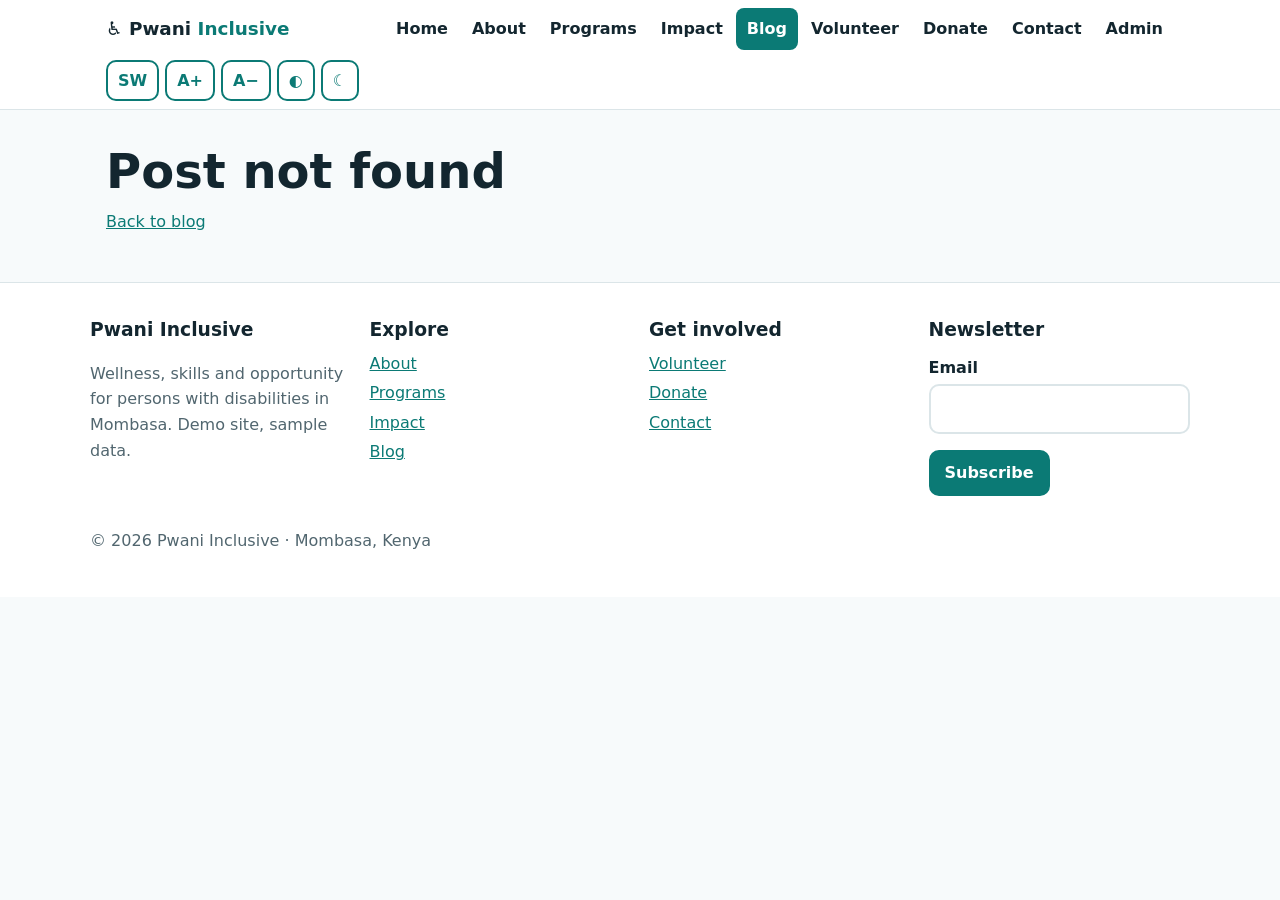
<file: post.html>
<!DOCTYPE html>
<html lang="en">
<head>
  <meta charset="utf-8">
  <meta name="viewport" content="width=device-width, initial-scale=1">
  <meta name="description" content="Read a story from Pwani Inclusive.">
  <title>Blog post · Pwani Inclusive</title>
  <link rel="stylesheet" href="style.css">
</head>

<!-- data-page tells the JavaScript which page this is -->
<body data-page="post">

  <!-- Accessibility: keyboard users press Tab once to jump past the menu -->
  <a class="skip" href="#app" data-i18n>Skip to content</a>
  <noscript><p class="noscript">Please turn on JavaScript to use this site.</p></noscript>

  <!-- ============ HEADER: logo, menu, accessibility tools (same on every page) ============ -->
  <header>
    <div class="bar">
      <a class="logo" href="index.html"><span aria-hidden="true">♿</span> Pwani <b>Inclusive</b></a>

      <nav id="nav" aria-label="Main" data-i18n-aria="Main">
        <a href="index.html" data-i18n>Home</a>
        <a href="about.html" data-i18n>About</a>
        <a href="programs.html" data-i18n>Programs</a>
        <a href="impact.html" data-i18n>Impact</a>
        <a href="blog.html" class="on" aria-current="page" data-i18n>Blog</a>
        <a href="volunteer.html" data-i18n>Volunteer</a>
        <a href="donate.html" data-i18n>Donate</a>
        <a href="contact.html" data-i18n>Contact</a>
        <a href="admin.html" data-i18n>Admin</a>
      </nav>

      <!-- Each button names its job in data-action; app.js runs the matching function -->
      <div class="tools" role="toolbar" aria-label="Accessibility tools" data-i18n-aria="Accessibility tools">
        <button data-action="lang" aria-label="Switch language English Swahili" data-i18n-aria="Switch language English Swahili">SW</button>
        <!--<button data-action="lang" aria-label="Switch language English Swahili" data-i18n-aria="Switch language English Swahili">SW</button>
        <button id="btn-read" data-action="read"><span aria-hidden="true">🔊</span> <span data-i18n>Read</span></button>
        <button data-action="voice" aria-pressed="false" data-i18n>Voice</button>
        <button data-action="guide"><span aria-hidden="true">❓</span> <span data-i18n>Guide</span></button>
      -->        <button data-action="bigger" aria-label="Bigger text" data-i18n-aria="Bigger text">A+</button>
        <button data-action="smaller" aria-label="Smaller text" data-i18n-aria="Smaller text">A−</button>
        <button data-action="contrast" aria-label="High contrast" data-i18n-aria="High contrast">◐</button>
        <button data-action="theme" aria-label="Dark mode" data-i18n-aria="Dark mode">☾</button>
        <button id="menu" data-action="menu" aria-label="Menu" data-i18n-aria="Menu" aria-expanded="false" aria-controls="nav">☰</button>
      </div>
    </div>
  </header>

  <!-- ============ MAIN: the part that changes on each page ============ -->
  <main id="app" tabindex="-1">
    <!-- Which post to show comes from the address: post.html?id=3. JavaScript fills the empty parts. -->
    <article id="post-view" hidden style="max-width:760px">
      <p><a href="blog.html">← <span data-i18n>Back to blog</span></a></p>
      <span class="tag" id="post-cat"></span>
      <h1 id="post-title"></h1>
      <p class="mut" id="post-date"></p>
      <div id="post-img"></div>
      <p class="lead" id="post-ex"></p>
      <p id="post-body"></p>
      <div class="row">
        <button class="p" data-action="like">♥ <span data-i18n>Like</span> (<span id="post-likes">0</span>)</button>
        <button data-action="share" data-i18n>Share</button>
      </div>
    </article>

    <!-- Shown instead when the id does not match any post -->
    <section id="post-missing" hidden>
      <h1 data-i18n>Post not found</h1>
      <a href="blog.html" data-i18n>Back to blog</a>
    </section>
  </main>

  <!-- ============ FOOTER (same on every page) ============ -->
  <footer>
    <div class="in">
      <div class="grid">
        <div>
          <h3>Pwani Inclusive</h3>
          <p class="mut" data-i18n>Wellness, skills and opportunity for persons with disabilities in Mombasa. Demo site, sample data.</p>
        </div>
        <div>
          <h3 data-i18n>Explore</h3>
          <a href="about.html" data-i18n>About</a>
          <a href="programs.html" data-i18n>Programs</a>
          <a href="impact.html" data-i18n>Impact</a>
          <a href="blog.html" data-i18n>Blog</a>
        </div>
        <div>
          <h3 data-i18n>Get involved</h3>
          <a href="volunteer.html" data-i18n>Volunteer</a>
          <a href="donate.html" data-i18n>Donate</a>
          <a href="contact.html" data-i18n>Contact</a>
        </div>
        <div>
          <h3 data-i18n>Newsletter</h3>
          <form id="sub-form">
            <label for="nl" data-i18n>Email</label>
            <input id="nl" type="email" required autocomplete="email">
            <p><button class="p" data-i18n>Subscribe</button></p>
          </form>
        </div>
      </div>
      <p class="mut">© 2026 Pwani Inclusive · Mombasa, Kenya</p>
    </div>
  </footer>

  <!-- Pop-up message (toast) and Guide box. Both are filled in by JavaScript -->
  <div id="toast" role="status" aria-live="polite"></div>
  <div id="guide" role="dialog" aria-label="Guide" data-i18n-aria="Guide" hidden></div>

  <!-- Scripts: order matters (see the notes at the top of app.js) -->
  <script src="js/data.js"></script>
  <script src="js/core.js"></script>
  <script src="js/access.js"></script>
  <script src="js/pages.js"></script>
  <script src="app.js"></script>
</body>
</html>
</file>
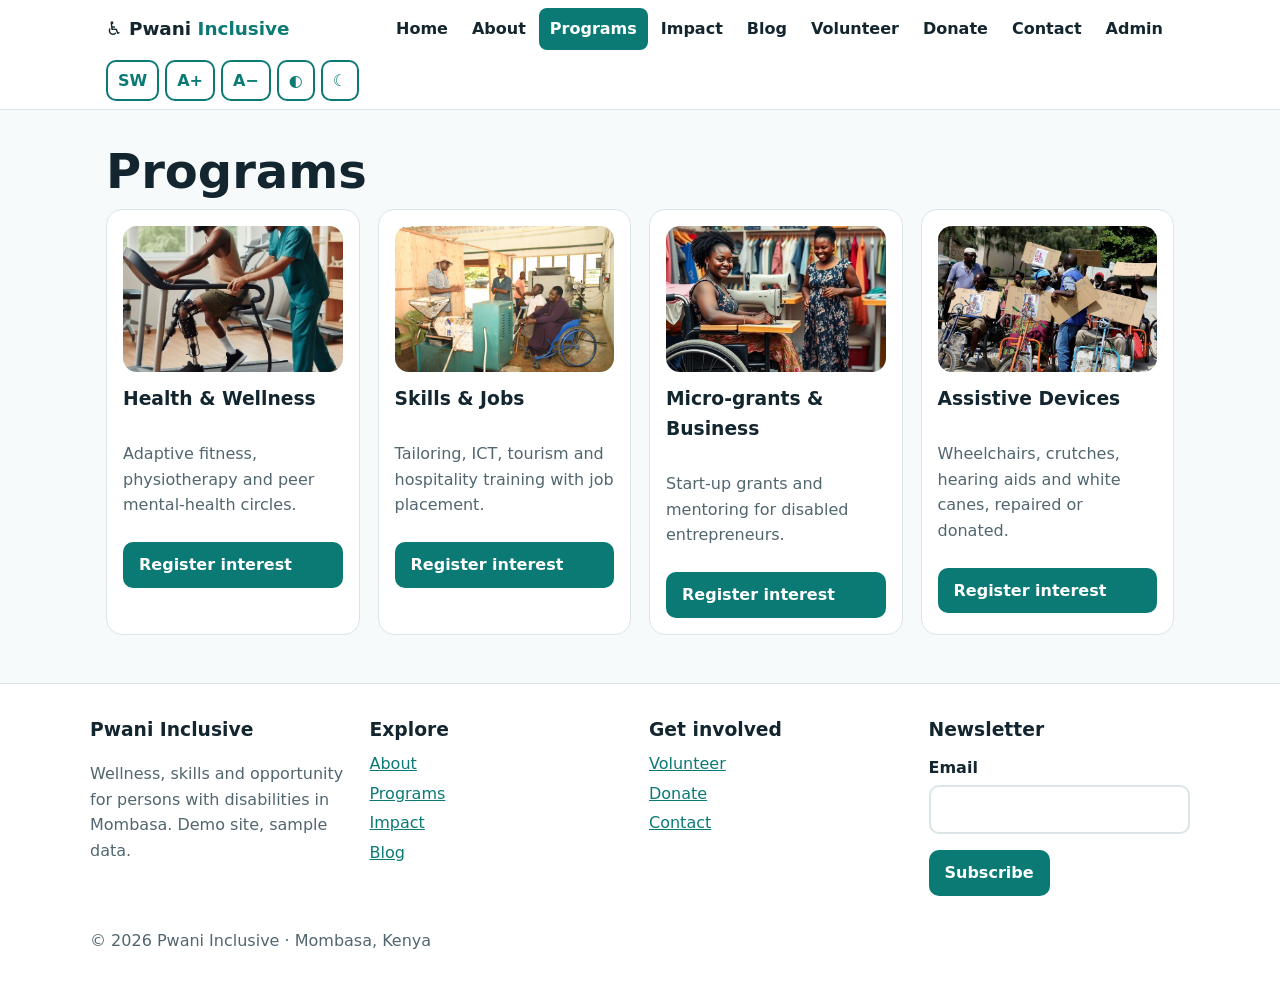
<file: programs.html>
<!DOCTYPE html>
<html lang="en">
<head>
  <meta charset="utf-8">
  <meta name="viewport" content="width=device-width, initial-scale=1">
  <meta name="description" content="Health, skills, micro-grants and assistive devices for persons with disabilities in Mombasa.">
  <title>Programs · Pwani Inclusive</title>
  <link rel="stylesheet" href="style.css">
</head>

<!-- data-page tells the JavaScript which page this is -->
<body data-page="programs">

  <!-- Accessibility: keyboard users press Tab once to jump past the menu -->
  <a class="skip" href="#app" data-i18n>Skip to content</a>
  <noscript><p class="noscript">Please turn on JavaScript to use this site.</p></noscript>

  <!-- ============ HEADER: logo, menu, accessibility tools (same on every page) ============ -->
  <header>
    <div class="bar">
      <a class="logo" href="index.html"><span aria-hidden="true">♿</span> Pwani <b>Inclusive</b></a>

      <nav id="nav" aria-label="Main" data-i18n-aria="Main">
        <a href="index.html" data-i18n>Home</a>
        <a href="about.html" data-i18n>About</a>
        <a href="programs.html" class="on" aria-current="page" data-i18n>Programs</a>
        <a href="impact.html" data-i18n>Impact</a>
        <a href="blog.html" data-i18n>Blog</a>
        <a href="volunteer.html" data-i18n>Volunteer</a>
        <a href="donate.html" data-i18n>Donate</a>
        <a href="contact.html" data-i18n>Contact</a>
        <a href="admin.html" data-i18n>Admin</a>
      </nav>

      <!-- Each button names its job in data-action; app.js runs the matching function -->
      <div class="tools" role="toolbar" aria-label="Accessibility tools" data-i18n-aria="Accessibility tools">
        <button data-action="lang" aria-label="Switch language English Swahili" data-i18n-aria="Switch language English Swahili">SW</button>
        <!--<button data-action="lang" aria-label="Switch language English Swahili" data-i18n-aria="Switch language English Swahili">SW</button>
        <button id="btn-read" data-action="read"><span aria-hidden="true">🔊</span> <span data-i18n>Read</span></button>
        <button data-action="voice" aria-pressed="false" data-i18n>Voice</button>
        <button data-action="guide"><span aria-hidden="true">❓</span> <span data-i18n>Guide</span></button>
      -->
        <button data-action="bigger" aria-label="Bigger text" data-i18n-aria="Bigger text">A+</button>
        <button data-action="smaller" aria-label="Smaller text" data-i18n-aria="Smaller text">A−</button>
        <button data-action="contrast" aria-label="High contrast" data-i18n-aria="High contrast">◐</button>
        <button data-action="theme" aria-label="Dark mode" data-i18n-aria="Dark mode">☾</button>
        <button id="menu" data-action="menu" aria-label="Menu" data-i18n-aria="Menu" aria-expanded="false" aria-controls="nav">☰</button>
      </div>
    </div>
  </header>

  <!-- ============ MAIN: the part that changes on each page ============ -->
  <main id="app" tabindex="-1">
    <h1 data-i18n>Programs</h1>
    <!-- "Register interest" opens the contact form with the programme name filled in -->
    <section class="grid">
        <div class="card">
          <img class="img" src="images/health.jpeg" alt="" loading="lazy" data-fallback="Health">
          <h3 data-i18n>Health &amp; Wellness</h3>
          <p class="mut" data-i18n>Adaptive fitness, physiotherapy and peer mental-health circles.</p>
          <a class="btn p" href="contact.html?about=Health%20%26%20Wellness" data-i18n>Register interest</a>
        </div>
        <div class="card">
          <img class="img" src="images/skills.jpeg" alt="" loading="lazy" data-fallback="Skills">
          <h3 data-i18n>Skills &amp; Jobs</h3>
          <p class="mut" data-i18n>Tailoring, ICT, tourism and hospitality training with job placement.</p>
          <a class="btn p" href="contact.html?about=Skills%20%26%20Jobs" data-i18n>Register interest</a>
        </div>
        <div class="card">
          <img class="img" src="images/business.jpeg" alt="" loading="lazy" data-fallback="Business">
          <h3 data-i18n>Micro-grants &amp; Business</h3>
          <p class="mut" data-i18n>Start-up grants and mentoring for disabled entrepreneurs.</p>
          <a class="btn p" href="contact.html?about=Micro-grants%20%26%20Business" data-i18n>Register interest</a>
        </div>
        <div class="card">
          <img class="img" src="images/community.jpeg" alt="" loading="lazy" data-fallback="Community">
          <h3 data-i18n>Assistive Devices</h3>
          <p class="mut" data-i18n>Wheelchairs, crutches, hearing aids and white canes, repaired or donated.</p>
          <a class="btn p" href="contact.html?about=Assistive%20Devices" data-i18n>Register interest</a>
        </div>
    </section>
  </main>

  <!-- ============ FOOTER (same on every page) ============ -->
  <footer>
    <div class="in">
      <div class="grid">
        <div>
          <h3>Pwani Inclusive</h3>
          <p class="mut" data-i18n>Wellness, skills and opportunity for persons with disabilities in Mombasa. Demo site, sample data.</p>
        </div>
        <div>
          <h3 data-i18n>Explore</h3>
          <a href="about.html" data-i18n>About</a>
          <a href="programs.html" data-i18n>Programs</a>
          <a href="impact.html" data-i18n>Impact</a>
          <a href="blog.html" data-i18n>Blog</a>
        </div>
        <div>
          <h3 data-i18n>Get involved</h3>
          <a href="volunteer.html" data-i18n>Volunteer</a>
          <a href="donate.html" data-i18n>Donate</a>
          <a href="contact.html" data-i18n>Contact</a>
        </div>
        <div>
          <h3 data-i18n>Newsletter</h3>
          <form id="sub-form">
            <label for="nl" data-i18n>Email</label>
            <input id="nl" type="email" required autocomplete="email">
            <p><button class="p" data-i18n>Subscribe</button></p>
          </form>
        </div>
      </div>
      <p class="mut">© 2026 Pwani Inclusive · Mombasa, Kenya</p>
    </div>
  </footer>

  <!-- Pop-up message (toast) and Guide box. Both are filled in by JavaScript -->
  <div id="toast" role="status" aria-live="polite"></div>
  <div id="guide" role="dialog" aria-label="Guide" data-i18n-aria="Guide" hidden></div>

  <!-- Scripts: order matters (see the notes at the top of app.js) -->
  <script src="js/data.js"></script>
  <script src="js/core.js"></script>
  <script src="js/access.js"></script>
  <script src="js/pages.js"></script>
  <script src="app.js"></script>
</body>
</html>
</file>
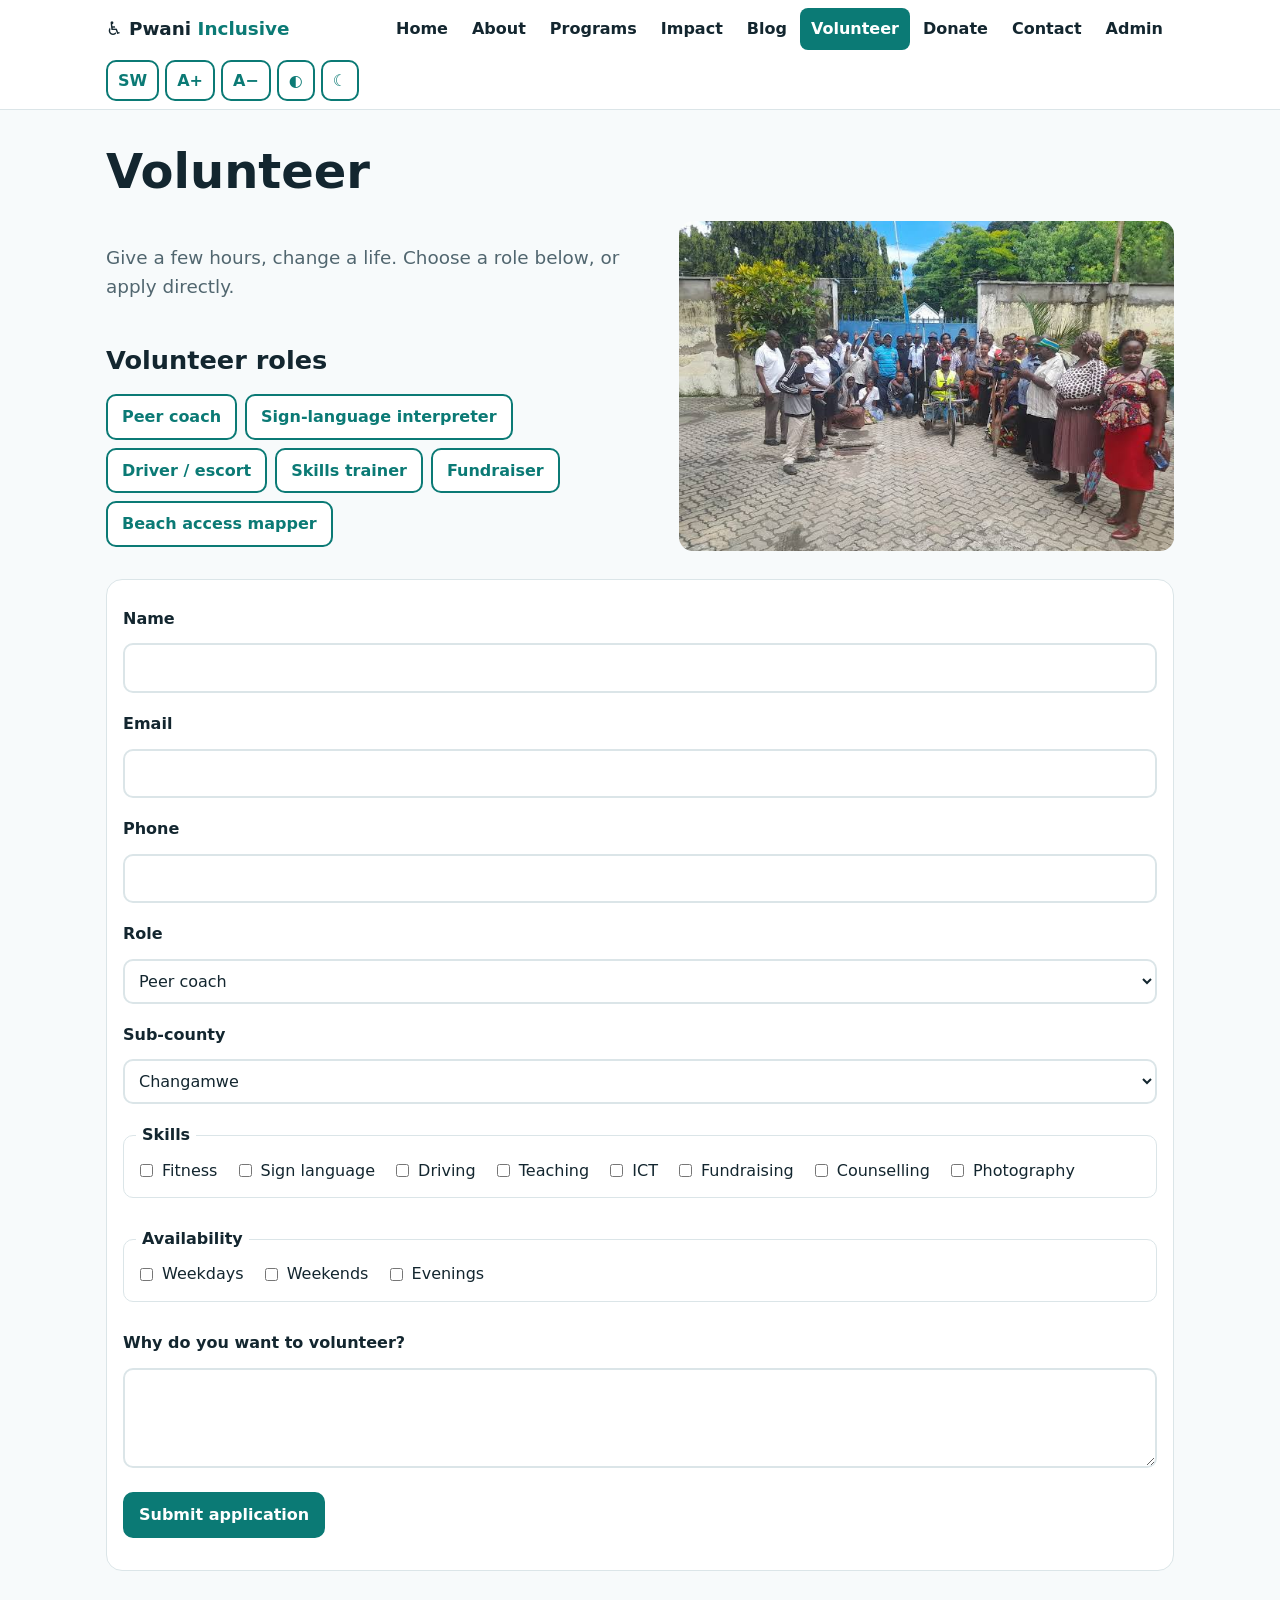
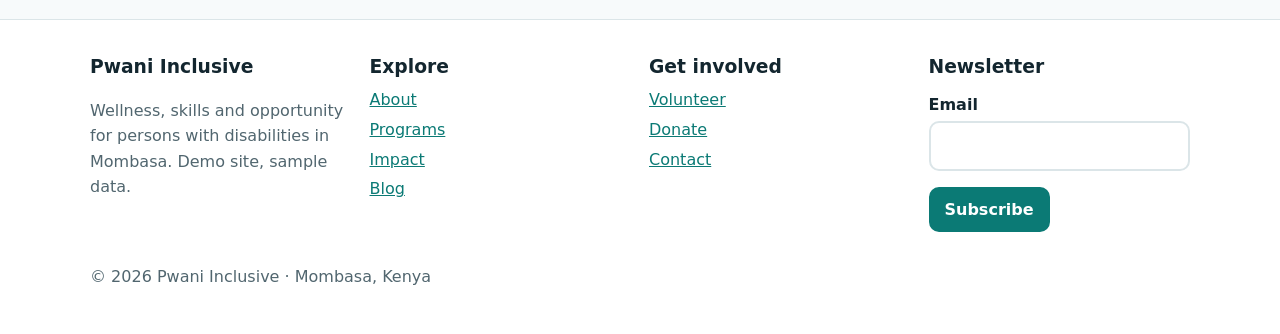
<file: volunteer.html>
<!DOCTYPE html>
<html lang="en">
<head>
  <meta charset="utf-8">
  <meta name="viewport" content="width=device-width, initial-scale=1">
  <meta name="description" content="Give a few hours and change a life. Apply to volunteer with Pwani Inclusive in Mombasa.">
  <title>Volunteer · Pwani Inclusive</title>
  <link rel="stylesheet" href="style.css">
</head>

<!-- data-page tells the JavaScript which page this is -->
<body data-page="volunteer">

  <!-- Accessibility: keyboard users press Tab once to jump past the menu -->
  <a class="skip" href="#app" data-i18n>Skip to content</a>
  <noscript><p class="noscript">Please turn on JavaScript to use this site.</p></noscript>

  <!-- ============ HEADER: logo, menu, accessibility tools (same on every page) ============ -->
  <header>
    <div class="bar">
      <a class="logo" href="index.html"><span aria-hidden="true">♿</span> Pwani <b>Inclusive</b></a>

      <nav id="nav" aria-label="Main" data-i18n-aria="Main">
        <a href="index.html" data-i18n>Home</a>
        <a href="about.html" data-i18n>About</a>
        <a href="programs.html" data-i18n>Programs</a>
        <a href="impact.html" data-i18n>Impact</a>
        <a href="blog.html" data-i18n>Blog</a>
        <a href="volunteer.html" class="on" aria-current="page" data-i18n>Volunteer</a>
        <a href="donate.html" data-i18n>Donate</a>
        <a href="contact.html" data-i18n>Contact</a>
        <a href="admin.html" data-i18n>Admin</a>
      </nav>

      <!-- Each button names its job in data-action; app.js runs the matching function -->
      <div class="tools" role="toolbar" aria-label="Accessibility tools" data-i18n-aria="Accessibility tools">
       <button data-action="lang" aria-label="Switch language English Swahili" data-i18n-aria="Switch language English Swahili">SW</button>
        <!--<button data-action="lang" aria-label="Switch language English Swahili" data-i18n-aria="Switch language English Swahili">SW</button>
        <button id="btn-read" data-action="read"><span aria-hidden="true">🔊</span> <span data-i18n>Read</span></button>
        <button data-action="voice" aria-pressed="false" data-i18n>Voice</button>
        <button data-action="guide"><span aria-hidden="true">❓</span> <span data-i18n>Guide</span></button>
      -->
        <button data-action="bigger" aria-label="Bigger text" data-i18n-aria="Bigger text">A+</button>
        <button data-action="smaller" aria-label="Smaller text" data-i18n-aria="Smaller text">A−</button>
        <button data-action="contrast" aria-label="High contrast" data-i18n-aria="High contrast">◐</button>
        <button data-action="theme" aria-label="Dark mode" data-i18n-aria="Dark mode">☾</button>
        <button id="menu" data-action="menu" aria-label="Menu" data-i18n-aria="Menu" aria-expanded="false" aria-controls="nav">☰</button>
      </div>
    </div>
  </header>

  <!-- ============ MAIN: the part that changes on each page ============ -->
  <main id="app" tabindex="-1">
    <h1 data-i18n>Volunteer</h1>

    <section class="hero">
      <div>
        <p class="lead" data-i18n>Give a few hours, change a life. Choose a role below, or apply directly.</p>
        <h2 data-i18n>Volunteer roles</h2>
        <!-- Clicking a role fills the "Role" box in the form -->
        <div class="row">
          <button type="button" data-action="pick-role" data-role="Peer coach" data-i18n>Peer coach</button>
          <button type="button" data-action="pick-role" data-role="Sign-language interpreter" data-i18n>Sign-language interpreter</button>
          <button type="button" data-action="pick-role" data-role="Driver / escort" data-i18n>Driver / escort</button>
          <button type="button" data-action="pick-role" data-role="Skills trainer" data-i18n>Skills trainer</button>
          <button type="button" data-action="pick-role" data-role="Fundraiser" data-i18n>Fundraiser</button>
          <button type="button" data-action="pick-role" data-role="Beach access mapper" data-i18n>Beach access mapper</button>
        </div>
      </div>
      <img class="img" src="images/volunteer.jpeg" alt="Volunteers working together" data-fallback="Volunteer">
    </section>

    <!-- Application form. On submit, js/pages.js saves it and the admin can approve it. -->
    <form id="vol-form" class="card">
      <label for="vn" data-i18n>Name</label>
      <input id="vn" type="text" required minlength="2" autocomplete="name">

      <label for="ve" data-i18n>Email</label>
      <input id="ve" type="email" required autocomplete="email">

      <label for="vp" data-i18n>Phone</label>
      <input id="vp" type="tel" required pattern="[0-9+ ]{9,15}" title="Digits only, for example 0712 345 678" autocomplete="tel">

      <label for="vr" data-i18n>Role</label>
      <select id="vr">
          <option value="Peer coach" data-i18n>Peer coach</option>
          <option value="Sign-language interpreter" data-i18n>Sign-language interpreter</option>
          <option value="Driver / escort" data-i18n>Driver / escort</option>
          <option value="Skills trainer" data-i18n>Skills trainer</option>
          <option value="Fundraiser" data-i18n>Fundraiser</option>
          <option value="Beach access mapper" data-i18n>Beach access mapper</option>
      </select>

      <label for="vs" data-i18n>Sub-county</label>
      <select id="vs">
          <option>Changamwe</option>
          <option>Jomvu</option>
          <option>Kisauni</option>
          <option>Nyali</option>
          <option>Likoni</option>
          <option>Mvita</option>
      </select>

      <fieldset class="ck">
        <legend data-i18n>Skills</legend>
          <label><input type="checkbox" name="k" value="Fitness"><span data-i18n>Fitness</span></label>
          <label><input type="checkbox" name="k" value="Sign language"><span data-i18n>Sign language</span></label>
          <label><input type="checkbox" name="k" value="Driving"><span data-i18n>Driving</span></label>
          <label><input type="checkbox" name="k" value="Teaching"><span data-i18n>Teaching</span></label>
          <label><input type="checkbox" name="k" value="ICT"><span data-i18n>ICT</span></label>
          <label><input type="checkbox" name="k" value="Fundraising"><span data-i18n>Fundraising</span></label>
          <label><input type="checkbox" name="k" value="Counselling"><span data-i18n>Counselling</span></label>
          <label><input type="checkbox" name="k" value="Photography"><span data-i18n>Photography</span></label>
      </fieldset>

      <fieldset class="ck">
        <legend data-i18n>Availability</legend>
          <label><input type="checkbox" name="a" value="Weekdays"><span data-i18n>Weekdays</span></label>
          <label><input type="checkbox" name="a" value="Weekends"><span data-i18n>Weekends</span></label>
          <label><input type="checkbox" name="a" value="Evenings"><span data-i18n>Evenings</span></label>
      </fieldset>

      <label for="vw" data-i18n>Why do you want to volunteer?</label>
      <textarea id="vw" rows="3" required></textarea>

      <p><button class="p" data-i18n>Submit application</button></p>
    </form>
  </main>

  <!-- ============ FOOTER (same on every page) ============ -->
  <footer>
    <div class="in">
      <div class="grid">
        <div>
          <h3>Pwani Inclusive</h3>
          <p class="mut" data-i18n>Wellness, skills and opportunity for persons with disabilities in Mombasa. Demo site, sample data.</p>
        </div>
        <div>
          <h3 data-i18n>Explore</h3>
          <a href="about.html" data-i18n>About</a>
          <a href="programs.html" data-i18n>Programs</a>
          <a href="impact.html" data-i18n>Impact</a>
          <a href="blog.html" data-i18n>Blog</a>
        </div>
        <div>
          <h3 data-i18n>Get involved</h3>
          <a href="volunteer.html" data-i18n>Volunteer</a>
          <a href="donate.html" data-i18n>Donate</a>
          <a href="contact.html" data-i18n>Contact</a>
        </div>
        <div>
          <h3 data-i18n>Newsletter</h3>
          <form id="sub-form">
            <label for="nl" data-i18n>Email</label>
            <input id="nl" type="email" required autocomplete="email">
            <p><button class="p" data-i18n>Subscribe</button></p>
          </form>
        </div>
      </div>
      <p class="mut">© 2026 Pwani Inclusive · Mombasa, Kenya</p>
    </div>
  </footer>

  <!-- Pop-up message (toast) and Guide box. Both are filled in by JavaScript -->
  <div id="toast" role="status" aria-live="polite"></div>
  <div id="guide" role="dialog" aria-label="Guide" data-i18n-aria="Guide" hidden></div>

  <!-- Scripts: order matters (see the notes at the top of app.js) -->
  <script src="js/data.js"></script>
  <script src="js/core.js"></script>
  <script src="js/access.js"></script>
  <script src="js/pages.js"></script>
  <script src="app.js"></script>
</body>
</html>
</file>
<file: style.css>
/* ==========================================================
   style.css  -  one stylesheet for all pages
   1. colours & themes   2. base   3. header & menu   4. buttons
   5. layout blocks      6. forms  7. tables & charts 8. footer, toast, guide
   ========================================================== */

/* ---------- 1. Colours & themes ----------
   Every colour is a variable, so dark mode and high contrast
   only have to change these few lines. */
:root {
  --bg: #f7fafb;  --fg: #13262f;  --mut: #51666f;           /* page, text, quiet text  */
  --card: #fff;   --pri: #0b7a75; --on: #fff;               /* cards, main colour, text on main colour */
  --acc: #f2a33a; --bd: #dbe5e8;                            /* accent (focus), borders */
}
/* Dark: follows the phone/computer setting unless the visitor chose light */
@media (prefers-color-scheme: dark) {
  :root:not([data-theme="light"]) {
    --bg: #0d1a1f; --fg: #e7f1f3; --mut: #9fb4bb; --card: #14262d; --pri: #35c2b8; --on: #06201e; --bd: #26404a;
  }
}
:root[data-theme="dark"] { --bg: #0d1a1f; --fg: #e7f1f3; --mut: #9fb4bb; --card: #14262d; --pri: #35c2b8; --on: #06201e; --bd: #26404a; }
/* High contrast: black, white and yellow only */
:root[data-hc="1"] { --bg: #000; --fg: #fff; --mut: #fff; --card: #000; --pri: #ffe600; --on: #000; --bd: #fff; }

/* ---------- 2. Base ---------- */
html { font-size: var(--fs, 100%); }                        /* A+ / A- change --fs */
* { box-sizing: border-box; }
[hidden] { display: none !important; }                      /* makes the hidden attribute always win */
body { margin: 0; background: var(--bg); color: var(--fg);
       font: 1rem/1.6 system-ui, -apple-system, "Segoe UI", Roboto, sans-serif; }
a { color: var(--pri); }
img { max-width: 100%; display: block; }
h1 { font-size: clamp(1.9rem, 5vw, 3rem); line-height: 1.15; margin: .2em 0; }
h2 { font-size: 1.6rem; margin: 1.5em 0 .5em; }
h3 { margin: .2em 0; }
main { max-width: 1100px; margin: auto; padding: 24px 16px 48px; outline: 0; }
:focus-visible { outline: 3px solid var(--acc); outline-offset: 2px; }   /* clear keyboard focus ring */
.skip { position: absolute; left: -999px; }                              /* "Skip to content" appears on Tab */
.skip:focus { left: 8px; top: 8px; background: var(--acc); color: #000; padding: 8px; z-index: 99; }
.mut { color: var(--mut); }
.noscript { background: var(--acc); color: #000; padding: 12px; text-align: center; font-weight: 700; }
@media (prefers-reduced-motion: reduce) { * { transition: none !important; scroll-behavior: auto !important; } }

/* ---------- 3. Header, menu, accessibility tools ---------- */
header { position: sticky; top: 0; background: var(--card); border-bottom: 1px solid var(--bd); z-index: 10; }
.bar { max-width: 1100px; margin: auto; display: flex; align-items: center; gap: 10px; padding: 8px 16px; flex-wrap: wrap; }
.logo { font-weight: 800; font-size: 1.15rem; text-decoration: none; color: var(--fg); margin-right: auto; }
.logo b { color: var(--pri); }
nav { display: flex; gap: 2px; flex-wrap: wrap; }
nav a { padding: 8px 11px; border-radius: 8px; text-decoration: none; color: var(--fg); font-weight: 600; }
nav a.on, nav a:hover { background: var(--pri); color: var(--on); }
.tools { display: flex; gap: 6px; flex-wrap: wrap; }
.tools button { padding: 6px 10px; }
#menu { display: none; }
@media (max-width: 860px) {                                 /* phone: menu button appears, links fold away */
  #menu { display: inline-block; }
  nav { display: none; width: 100%; flex-direction: column; }
  nav.open { display: flex; }
}

/* ---------- 4. Buttons ---------- */
button, .btn { font: inherit; font-weight: 700; border: 2px solid var(--pri); background: var(--card); color: var(--pri);
               border-radius: 10px; padding: 8px 14px; cursor: pointer; text-decoration: none; display: inline-block; }
.btn.p, button.p, button.on { background: var(--pri); color: var(--on); }     /* p = primary, on = selected */
button.d { border-color: #c0392b; color: #c0392b; }                             /* d = danger (delete) */
button:disabled { opacity: .5; cursor: not-allowed; }

/* ---------- 5. Layout blocks ---------- */
.hero { display: grid; grid-template-columns: 1.1fr 1fr; gap: 28px; align-items: center; padding: 12px 0 28px; }
@media (max-width: 800px) { .hero { grid-template-columns: 1fr; } }
.lead { font-size: 1.15rem; color: var(--mut); }
.img { border-radius: 14px; width: 100%; aspect-ratio: 3/2; object-fit: cover; background: var(--bd); }
.grid { display: grid; grid-template-columns: repeat(auto-fit, minmax(240px, 1fr)); gap: 18px; }
.card { background: var(--card); border: 1px solid var(--bd); border-radius: 16px; padding: 16px; display: flex; flex-direction: column; gap: 8px; }
.tag { font-size: .8rem; font-weight: 700; color: var(--pri); text-transform: uppercase; }
.stat { font-size: 2.2rem; font-weight: 800; color: var(--pri); }
.band { background: var(--pri); color: var(--on); border-radius: 16px; padding: 24px; margin: 30px 0; }
.band .btn { background: var(--on); color: var(--pri); border-color: var(--on); }
.row { display: flex; gap: 8px; flex-wrap: wrap; align-items: center; }
.prog { height: 16px; background: var(--bd); border-radius: 99px; overflow: hidden; }       /* progress bar track */
.prog i { display: block; height: 100%; background: var(--acc); }                             /* ...and its fill */

/* ---------- 6. Forms ---------- */
label { display: block; font-weight: 600; margin: 10px 0 4px; }
input, select, textarea { width: 100%; font: inherit; padding: 10px; border: 2px solid var(--bd); border-radius: 10px; background: var(--card); color: var(--fg); }
input[type=checkbox] { width: auto; }
fieldset { border: 1px solid var(--bd); border-radius: 10px; margin: 10px 0; }
legend { font-weight: 600; padding: 0 6px; }
.ck label { display: inline-flex; gap: 6px; align-items: center; font-weight: 500; margin: 4px 12px 4px 0; }

/* ---------- 7. Tables & bar chart ---------- */
table { width: 100%; border-collapse: collapse; }
th, td { text-align: left; padding: 8px; border-bottom: 1px solid var(--bd); }
.tw { overflow-x: auto; }                                   /* wide tables scroll sideways on phones */
.bars { display: flex; align-items: flex-end; gap: 12px; height: 180px; margin-bottom: 28px; }
.bars div { flex: 1; background: var(--pri); border-radius: 8px 8px 0 0; position: relative; }
.bars span { position: absolute; top: -22px; width: 100%; text-align: center; font-size: .8rem; font-weight: 700; }
.bars em { position: absolute; bottom: -22px; width: 100%; text-align: center; font-size: .8rem; font-style: normal; }
.stack > * + * { margin-top: 12px; }                        /* spacing between admin message cards */

/* ---------- 8. Footer, toast message, guide box ---------- */
footer { background: var(--card); border-top: 1px solid var(--bd); padding: 28px 16px; }
footer .in { max-width: 1100px; margin: auto; }
footer a { display: block; padding: 2px 0; }
#toast { position: fixed; left: 50%; bottom: 20px; transform: translateX(-50%); background: var(--fg); color: var(--bg);
         padding: 12px 18px; border-radius: 10px; font-weight: 700; opacity: 0; pointer-events: none; transition: .3s; z-index: 50; }
#toast.show { opacity: 1; }
#guide { position: fixed; left: 8px; right: 8px; bottom: 8px; max-width: 640px; margin: auto; background: var(--card);
         border: 3px solid var(--acc); border-radius: 16px; padding: 14px; z-index: 40; box-shadow: 0 8px 30px #0005; }
.hl { outline: 4px solid var(--acc); outline-offset: 4px; }  /* highlight added by the Guide */

/* ---------- small helpers used in the HTML ---------- */
.band h2 { margin-top: 0; }
.narrow { max-width: 380px; }
.gap-b { margin-bottom: 14px; }
.mt { margin-top: 14px; }
</file>
